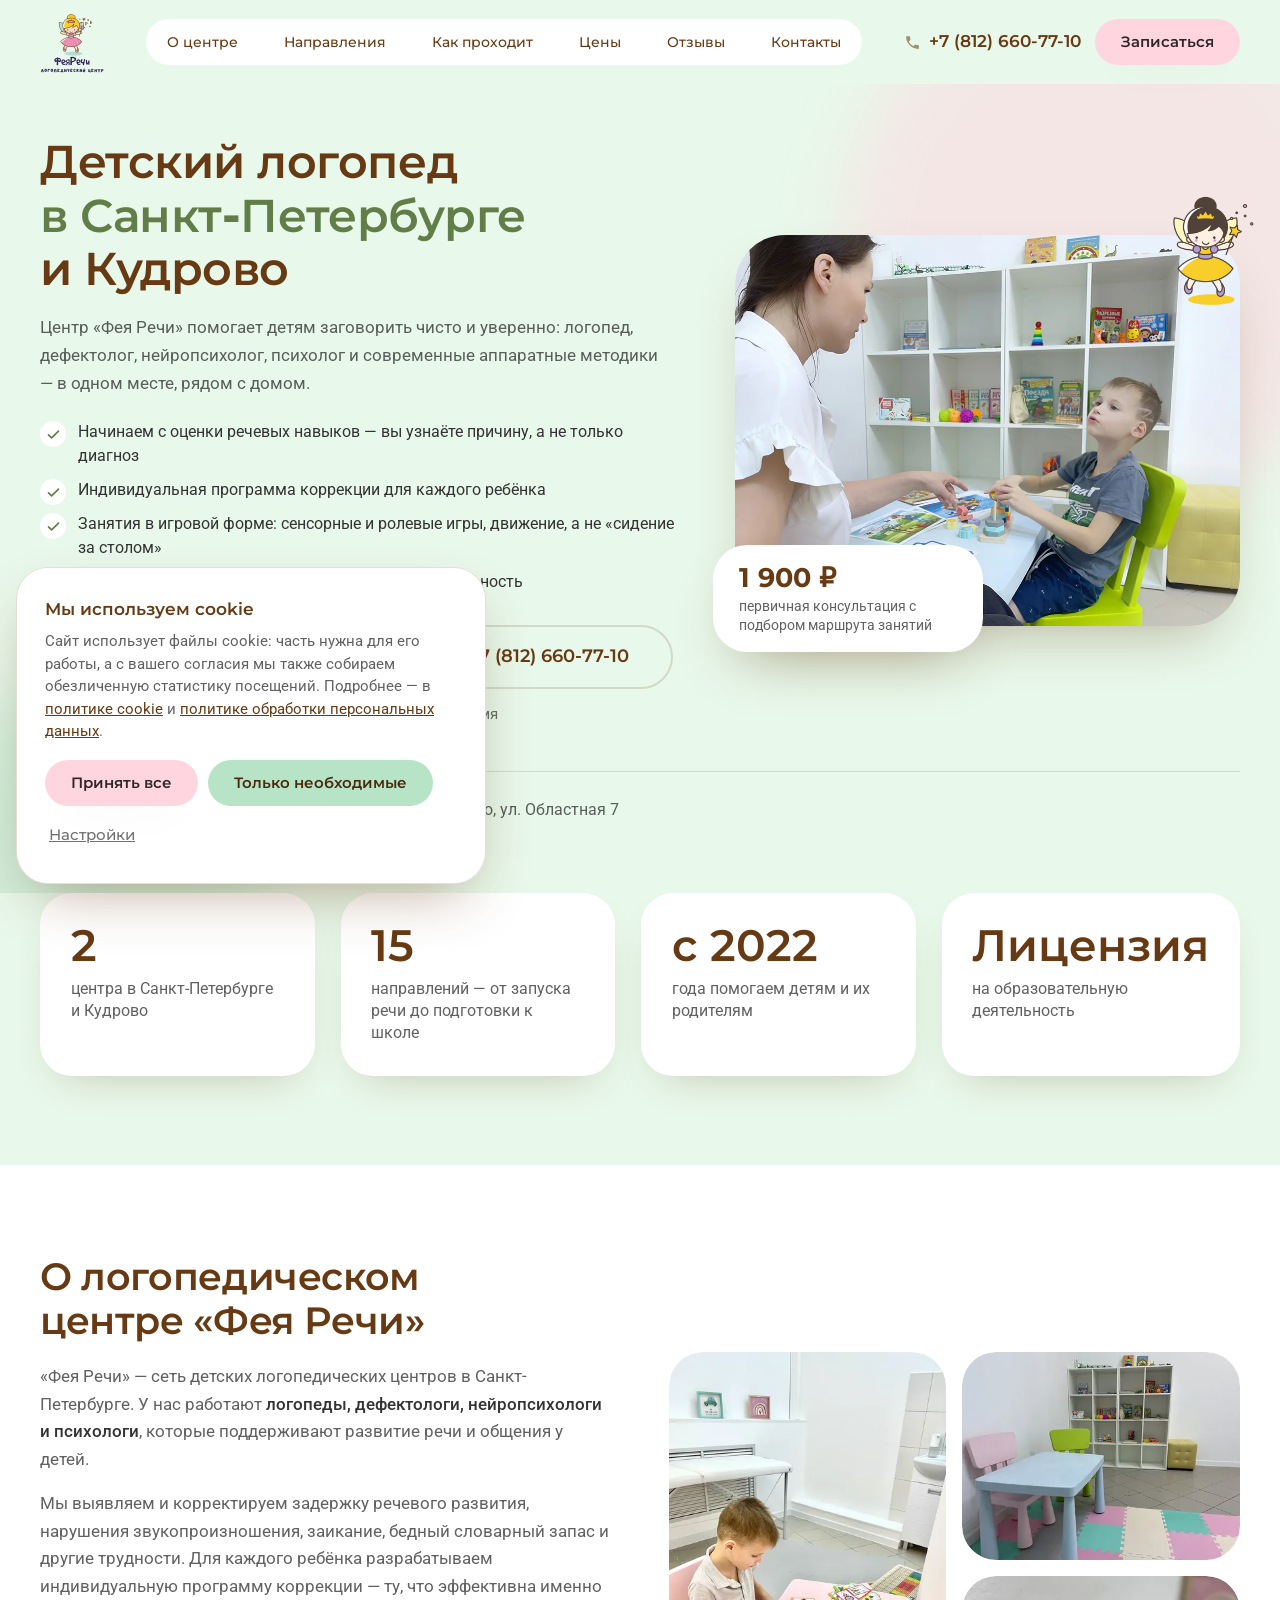
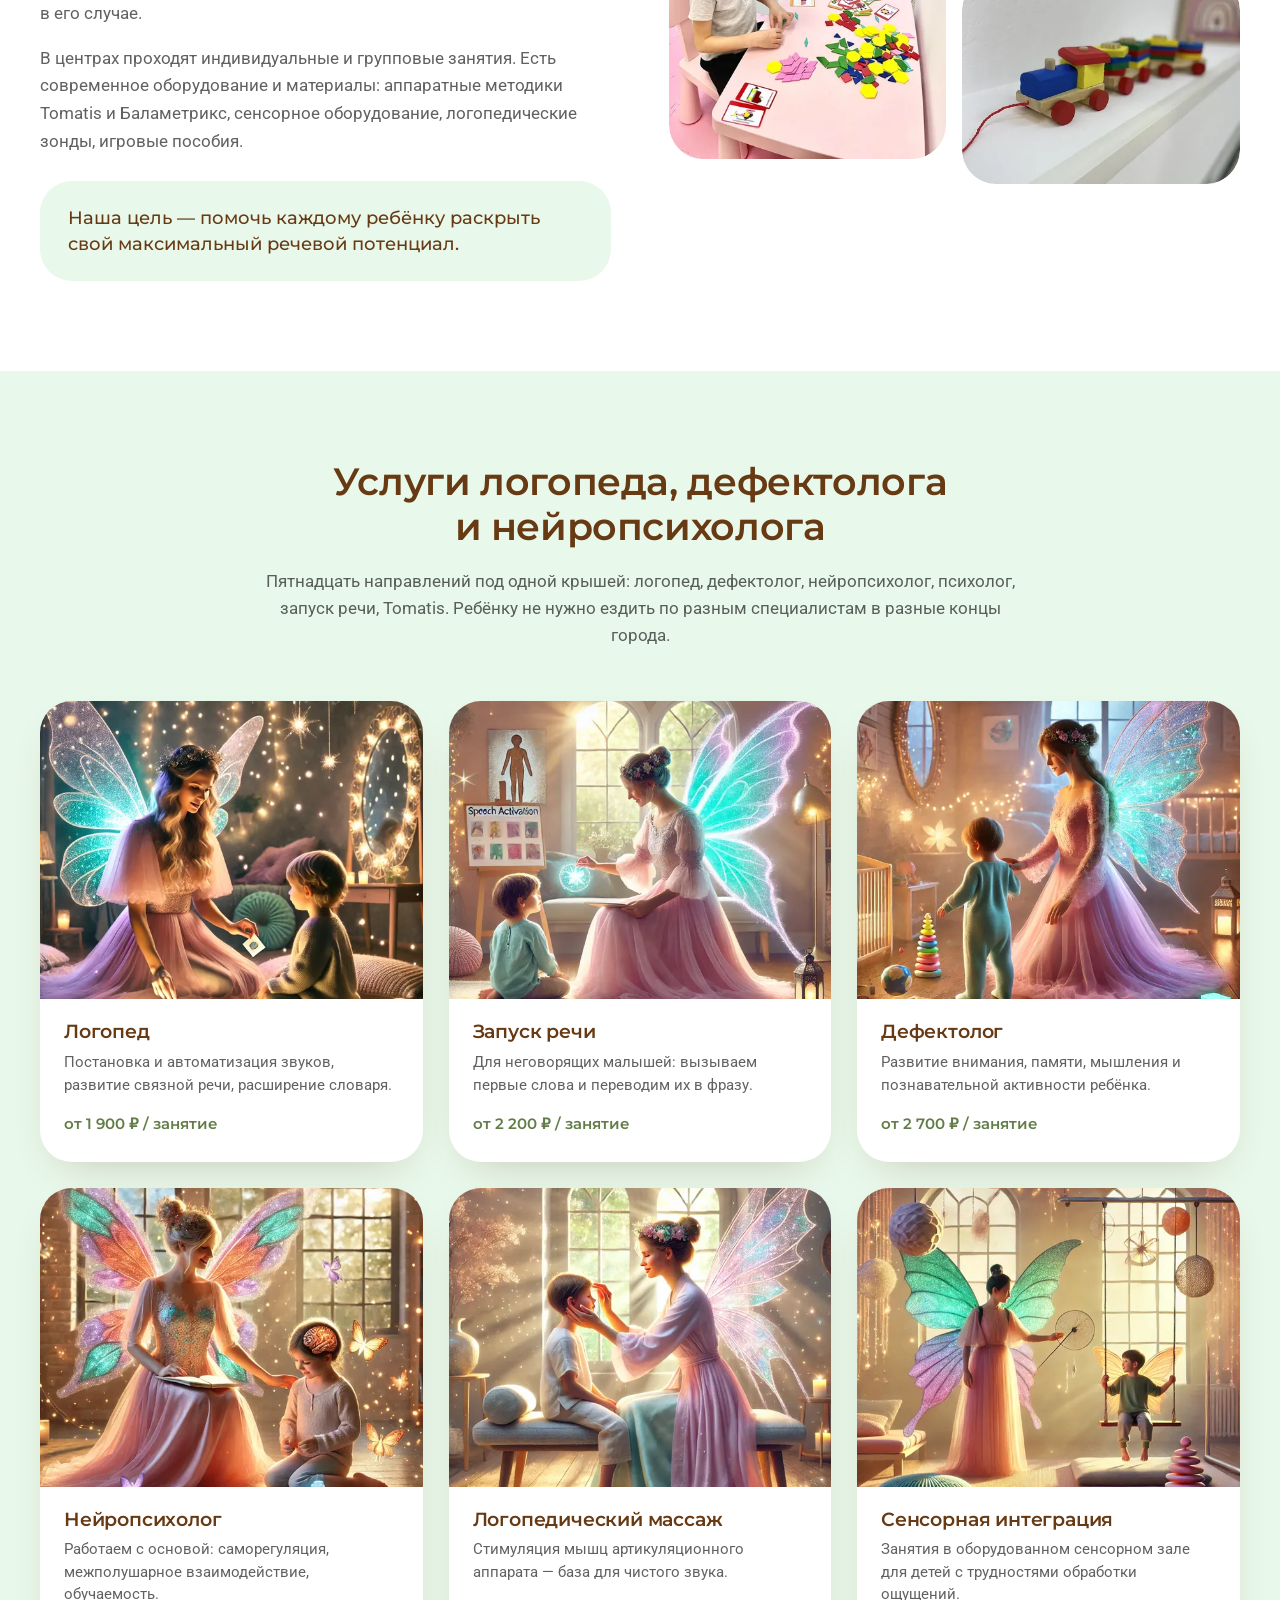
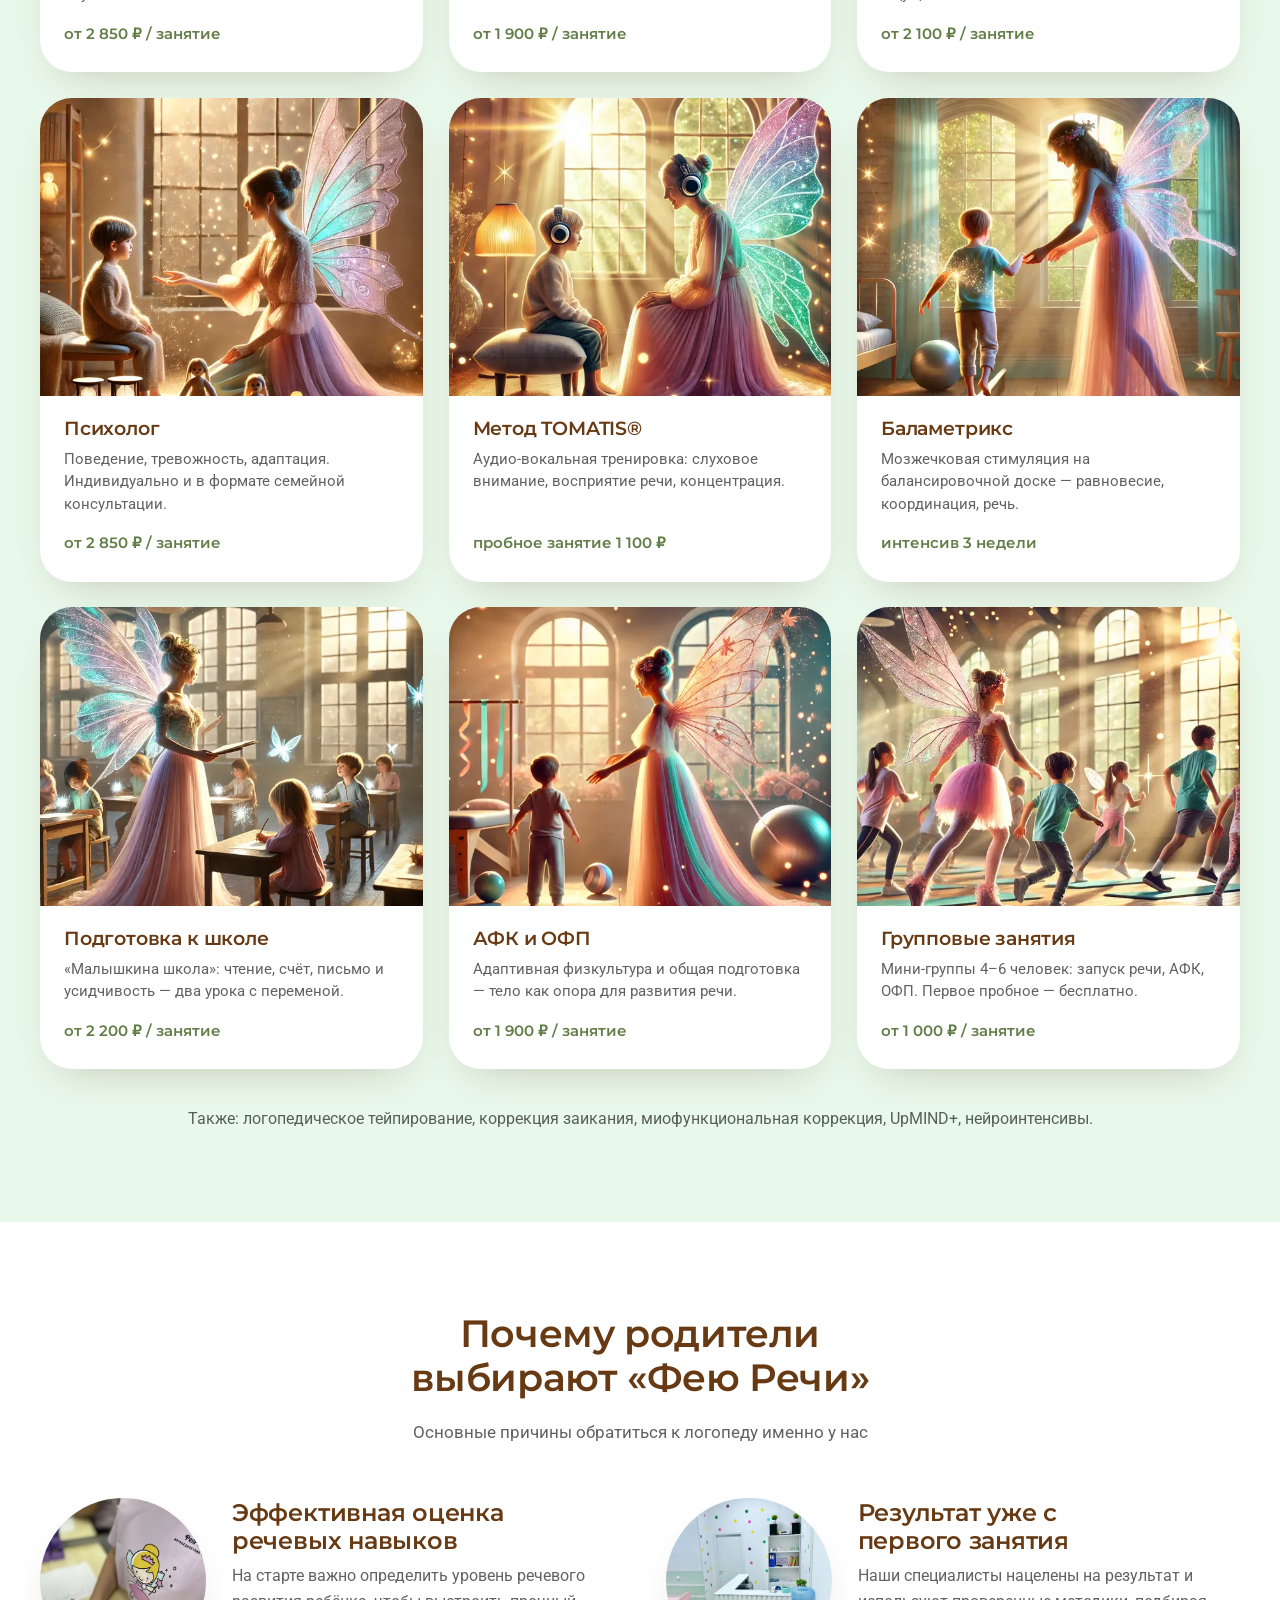
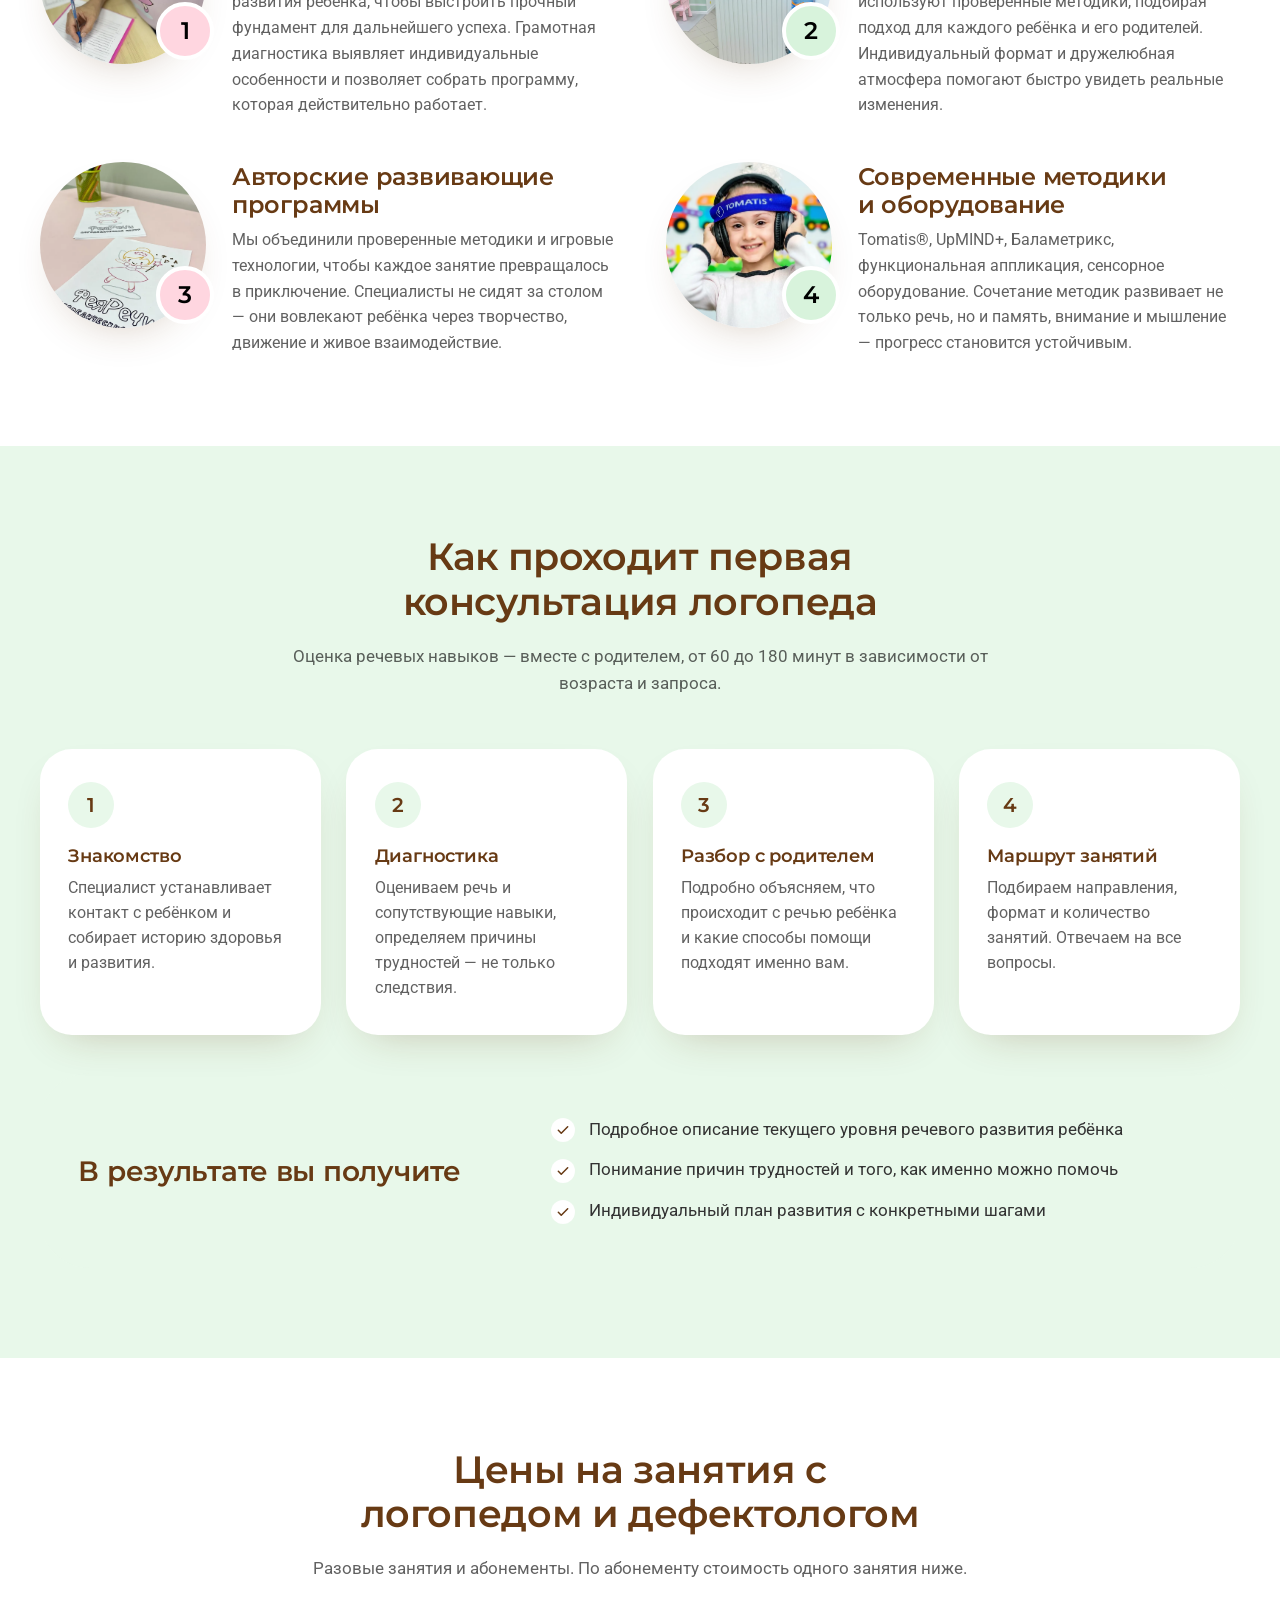
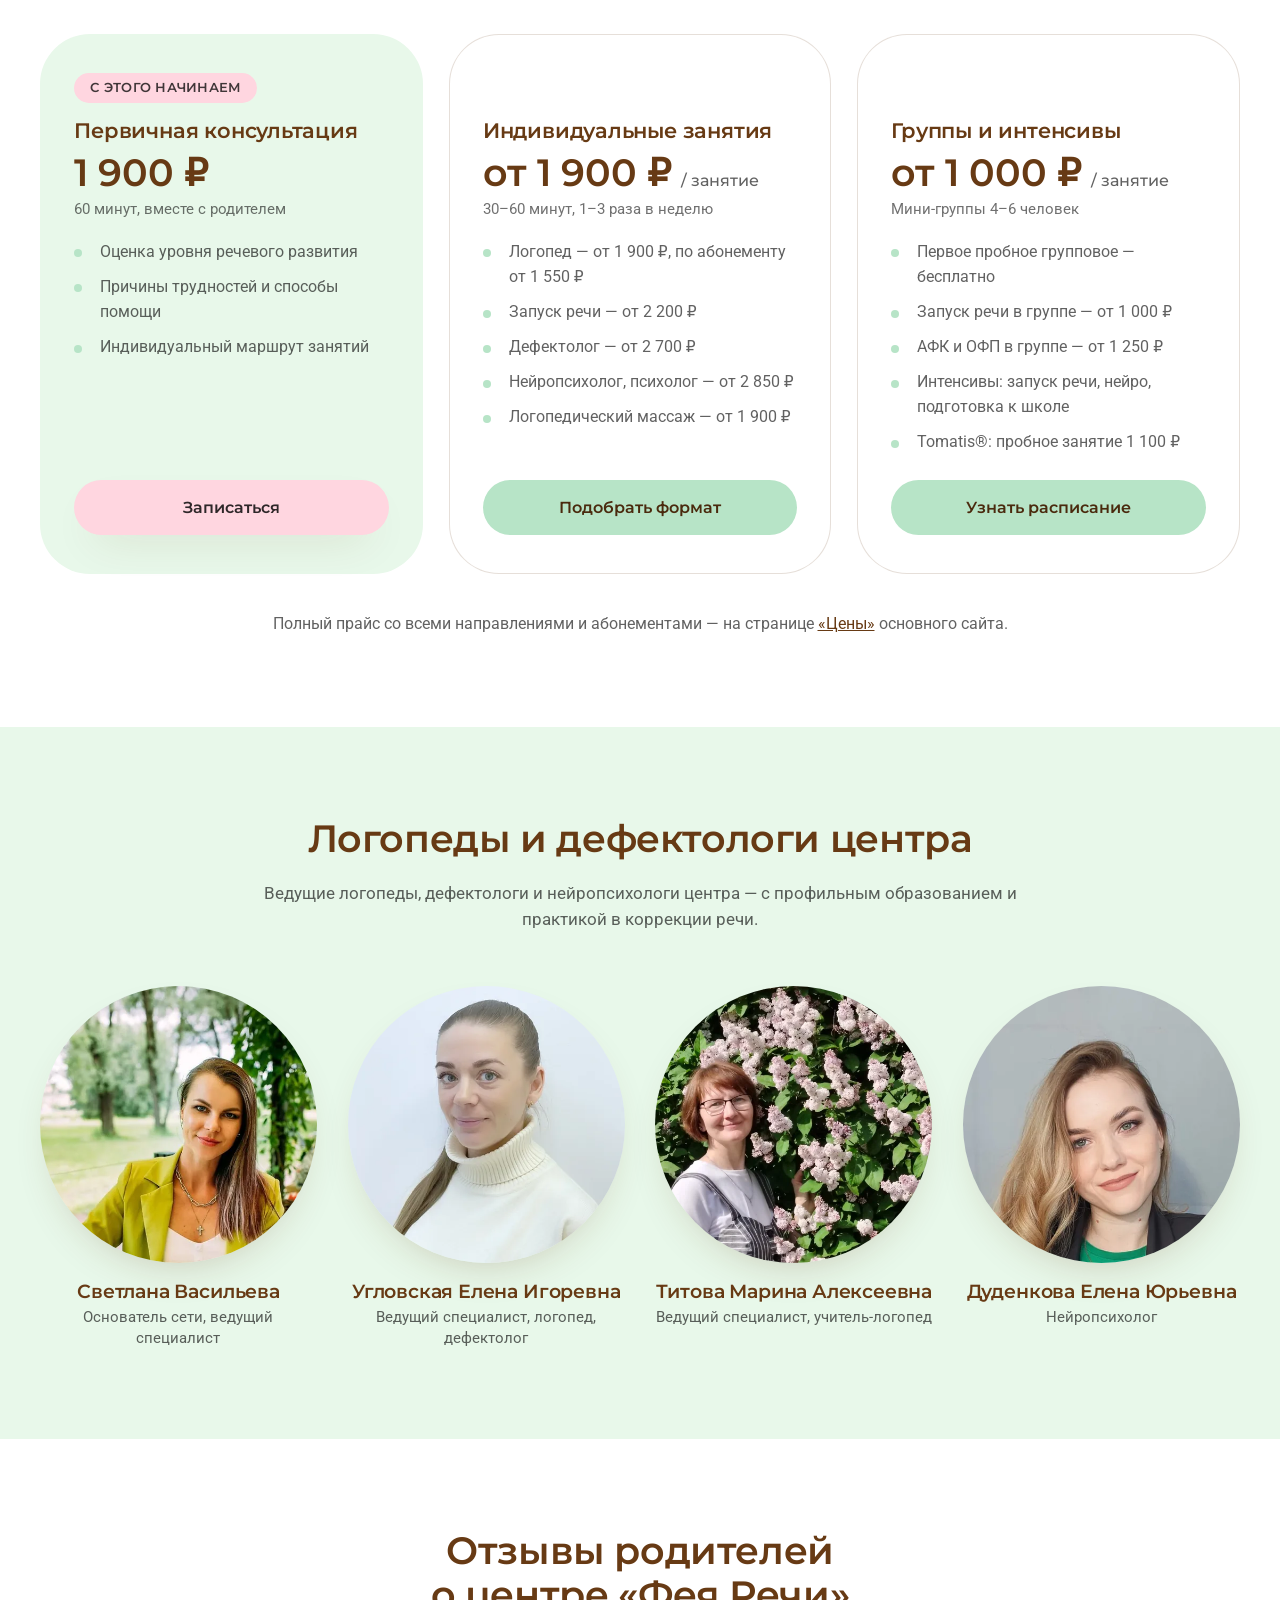
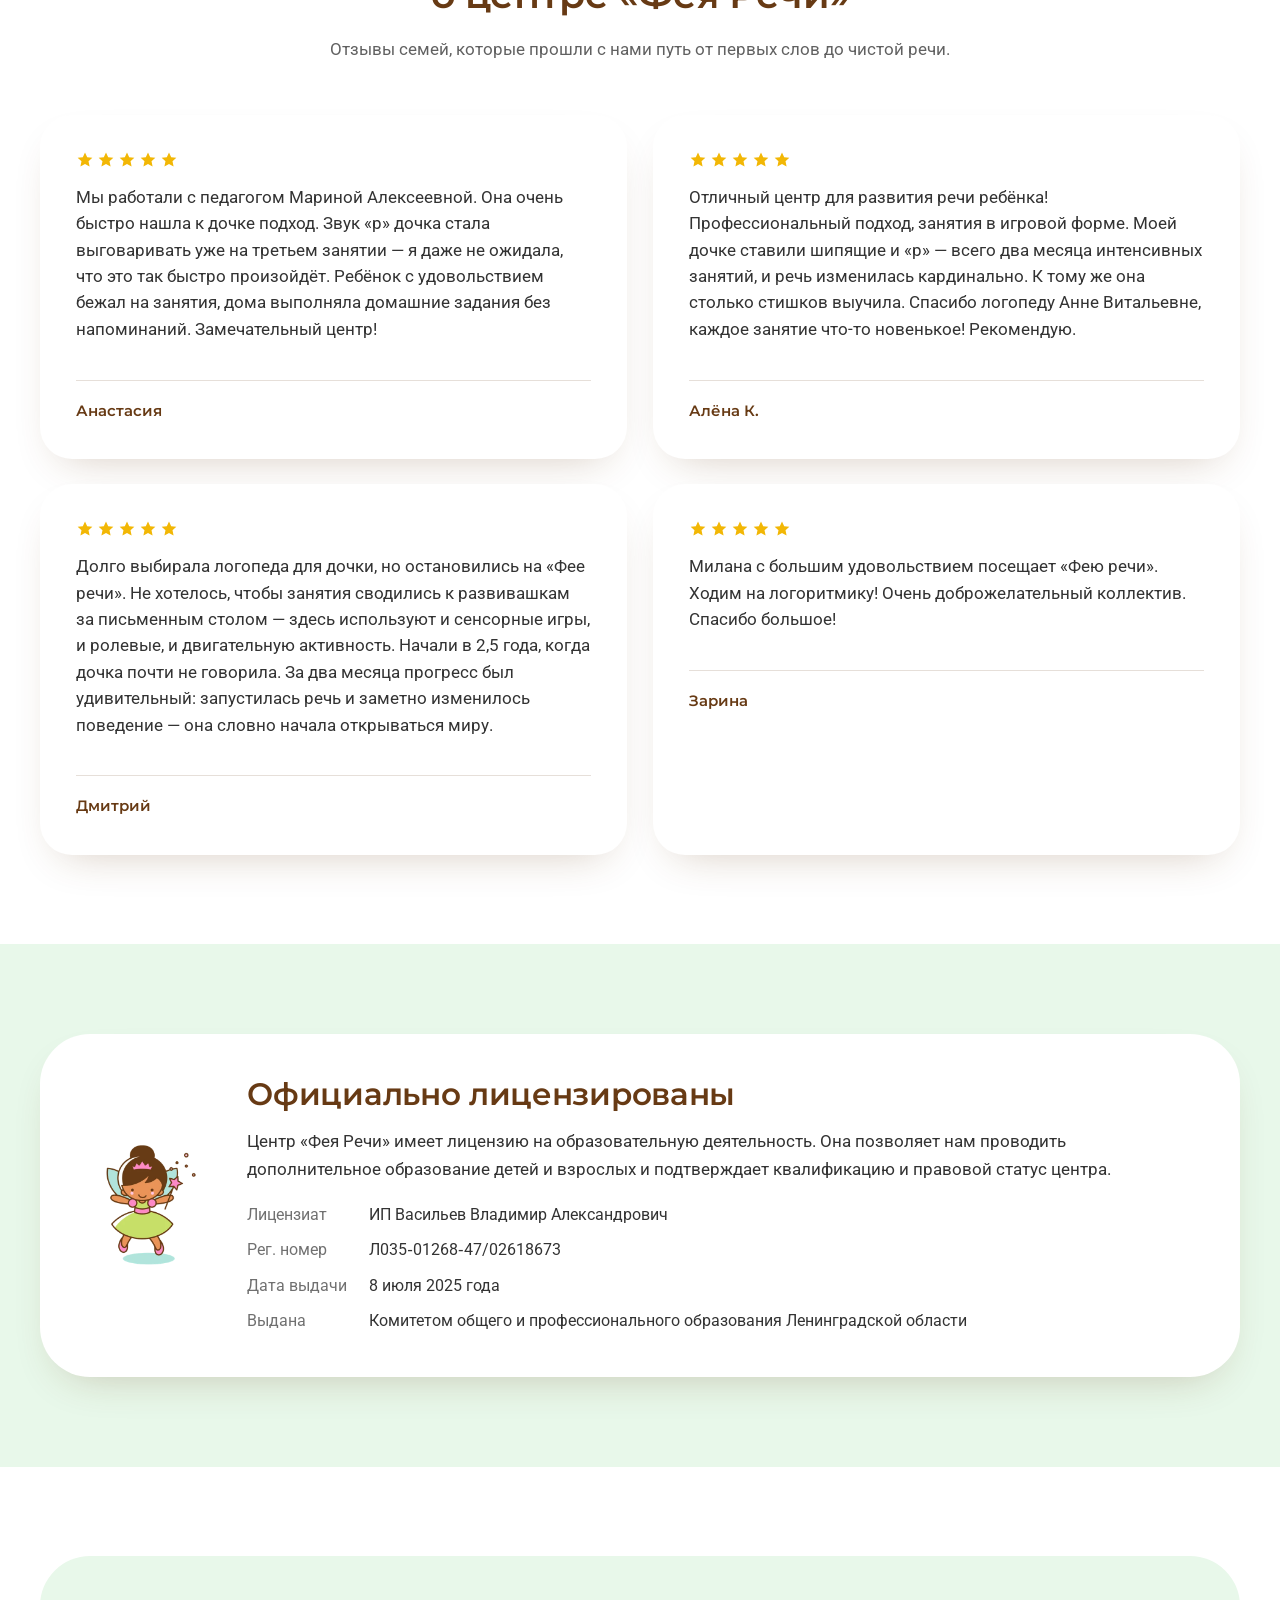
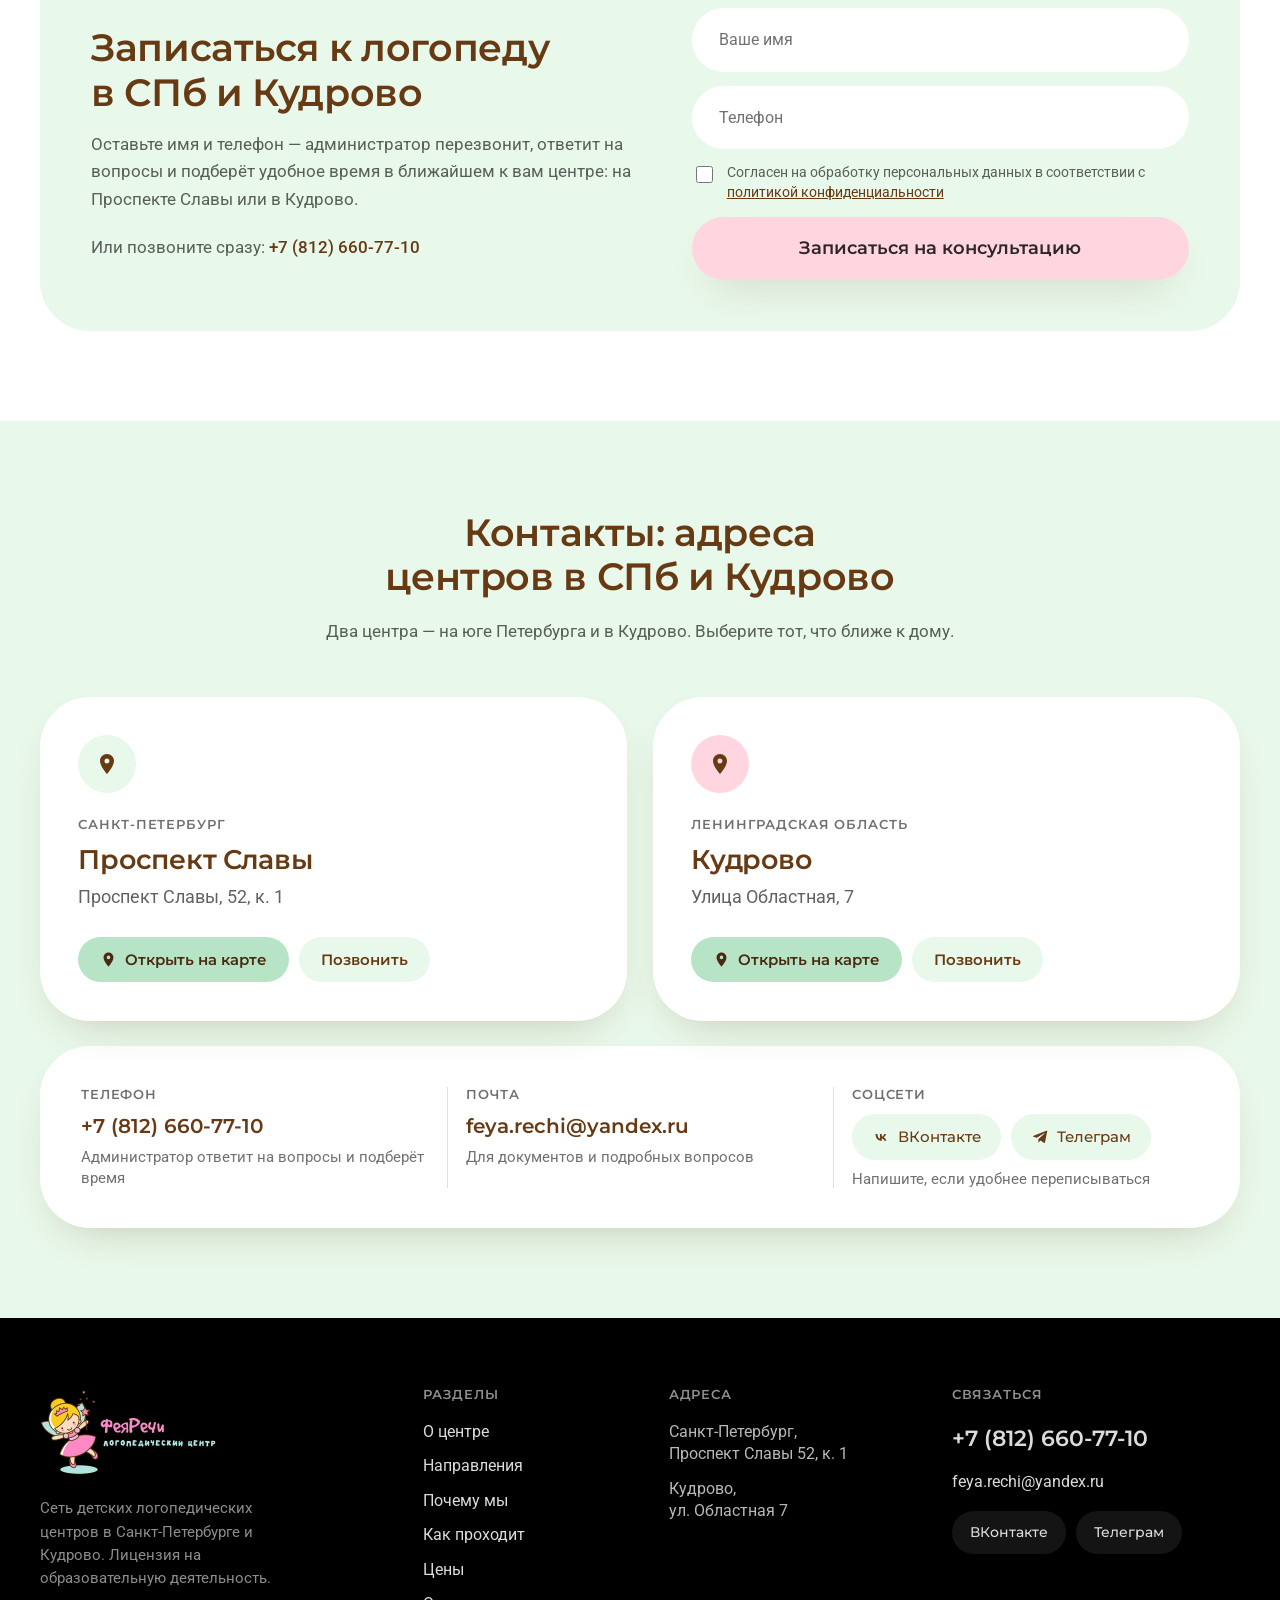
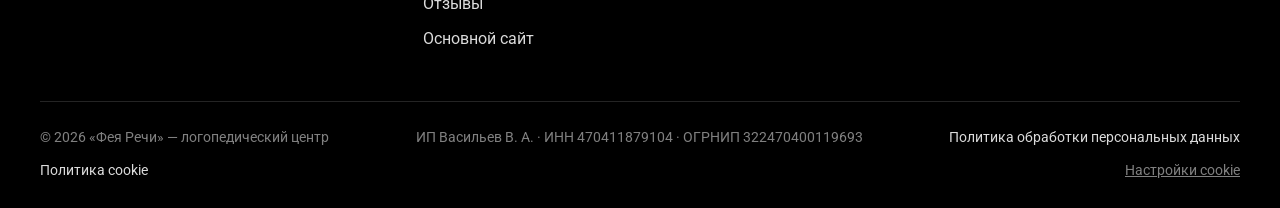
<file: index.html>
<!DOCTYPE html>
<html lang="ru">
<head>
<meta charset="utf-8">
<meta name="viewport" content="width=device-width, initial-scale=1">
<title>Детский логопед в СПб и Кудрово — консультация 1900 ₽ | «Фея Речи»</title>
<meta name="description" content="Поможем ребёнку заговорить чисто: логопед, дефектолог, нейропсихолог, запуск речи. Два центра — Проспект Славы и Кудрово. Консультация 1900 ₽, запись онлайн.">
<link rel="canonical" href="http://logoped-spb.ru/">
<meta name="robots" content="index, follow, max-image-preview:large, max-snippet:-1, max-video-preview:-1">
<meta name="theme-color" content="#E8F8EA">
<link rel="icon" href="assets/img/favicon.png" sizes="64x64">
<link rel="apple-touch-icon" href="assets/img/favicon.png">

<meta property="og:type" content="website">
<meta property="og:locale" content="ru_RU">
<meta property="og:site_name" content="«Фея Речи» — логопедический центр">
<meta property="og:url" content="http://logoped-spb.ru/">
<meta property="og:title" content="Детский логопед в СПб и Кудрово — консультация 1900 ₽ | «Фея Речи»">
<meta property="og:description" content="Поможем ребёнку заговорить чисто: логопед, дефектолог, нейропсихолог, запуск речи. Два центра — Проспект Славы и Кудрово. Консультация 1900 ₽, запись онлайн.">
<meta property="og:image" content="http://logoped-spb.ru/assets/img/og-image.jpg">
<meta property="og:image:type" content="image/jpeg">
<meta property="og:image:width" content="1200">
<meta property="og:image:height" content="630">
<meta property="og:image:alt" content="Логопед центра «Фея Речи» на занятии с ребёнком">

<meta name="twitter:card" content="summary_large_image">
<meta name="twitter:title" content="Детский логопед в СПб и Кудрово — консультация 1900 ₽ | «Фея Речи»">
<meta name="twitter:description" content="Поможем ребёнку заговорить чисто: логопед, дефектолог, нейропсихолог, запуск речи. Два центра — Проспект Славы и Кудрово. Консультация 1900 ₽, запись онлайн.">
<meta name="twitter:image" content="http://logoped-spb.ru/assets/img/og-image.jpg">

<link rel="preload" href="assets/fonts/montserrat-cyrillic.woff2" as="font" type="font/woff2" crossorigin>
<link rel="preload" href="assets/fonts/roboto-cyrillic.woff2" as="font" type="font/woff2" crossorigin>
<script>
/* Демо-копия на github.io закрыта от поисковиков, чтобы не соперничать
   с боевым доменом. На logoped-spb.ru этот код ничего не делает. */
if (location.hostname.indexOf('github.io') !== -1) {
  document.head.insertAdjacentHTML('beforeend',
    '<meta name="robots" content="noindex, nofollow">');
}
</script>
<link rel="stylesheet" href="assets/style.css?v=4">
<script src="assets/cookie.js?v=4" defer></script>

<script type="application/ld+json">
{
  "@context": "https://schema.org",
  "@graph": [
    {
      "@type": "WebSite",
      "@id": "http://logoped-spb.ru/#website",
      "url": "http://logoped-spb.ru/",
      "name": "«Фея Речи» — логопедический центр",
      "inLanguage": "ru-RU",
      "publisher": {
        "@id": "http://logoped-spb.ru/#org"
      }
    },
    {
      "@type": [
        "Organization",
        "EducationalOrganization"
      ],
      "@id": "http://logoped-spb.ru/#org",
      "name": "Логопедический центр «Фея Речи»",
      "alternateName": "Фея Речи",
      "description": "Сеть детских логопедических центров в Санкт-Петербурге и Кудрово. Логопеды, дефектологи, нейропсихологи и психологи: диагностика речи, запуск речи, коррекция звукопроизношения и заикания, аппаратные методики Tomatis и Баламетрикс, сенсорная интеграция, подготовка к школе.",
      "url": "http://logoped-spb.ru/",
      "logo": {
        "@type": "ImageObject",
        "url": "http://logoped-spb.ru/assets/img/logo.webp",
        "width": 256,
        "height": 248
      },
      "image": "http://logoped-spb.ru/assets/img/og-image.jpg",
      "telephone": "+7-812-660-77-10",
      "email": "feya.rechi@yandex.ru",
      "sameAs": [
        "https://fairy-speech.ru/",
        "https://vk.com/fairy.speech",
        "https://t.me/feyarechi"
      ],
      "founder": {
        "@type": "Person",
        "name": "Светлана Васильева"
      },
      "location": [
        {
          "@id": "http://logoped-spb.ru/#branch-slavy"
        },
        {
          "@id": "http://logoped-spb.ru/#branch-kudrovo"
        }
      ],
      "areaServed": [
        {
          "@type": "City",
          "name": "Санкт-Петербург"
        },
        {
          "@type": "City",
          "name": "Кудрово"
        }
      ],
      "knowsLanguage": "ru",
      "hasCredential": {
        "@type": "EducationalOccupationalCredential",
        "credentialCategory": "Лицензия на образовательную деятельность",
        "identifier": "Л035-01268-47/02618673",
        "dateCreated": "2025-07-08",
        "recognizedBy": {
          "@type": "GovernmentOrganization",
          "name": "Комитет общего и профессионального образования Ленинградской области"
        }
      },
      "contactPoint": {
        "@type": "ContactPoint",
        "telephone": "+7-812-660-77-10",
        "contactType": "reservations",
        "areaServed": "RU",
        "availableLanguage": "Russian"
      }
    },
    {
      "@type": [
        "LocalBusiness",
        "EducationalOrganization"
      ],
      "@id": "http://logoped-spb.ru/#branch-slavy",
      "name": "«Фея Речи» — Проспект Славы",
      "branchOf": {
        "@id": "http://logoped-spb.ru/#org"
      },
      "parentOrganization": {
        "@id": "http://logoped-spb.ru/#org"
      },
      "url": "http://logoped-spb.ru/#kontakty",
      "telephone": "+7-812-660-77-10",
      "email": "feya.rechi@yandex.ru",
      "image": "http://logoped-spb.ru/assets/img/og-image.jpg",
      "address": {
        "@type": "PostalAddress",
        "streetAddress": "Проспект Славы, 52, к. 1",
        "addressLocality": "Санкт-Петербург",
        "addressCountry": "RU"
      },
      "priceRange": "1000–4600 ₽",
      "currenciesAccepted": "RUB"
    },
    {
      "@type": [
        "LocalBusiness",
        "EducationalOrganization"
      ],
      "@id": "http://logoped-spb.ru/#branch-kudrovo",
      "name": "«Фея Речи» — Кудрово",
      "branchOf": {
        "@id": "http://logoped-spb.ru/#org"
      },
      "parentOrganization": {
        "@id": "http://logoped-spb.ru/#org"
      },
      "url": "http://logoped-spb.ru/#kontakty",
      "telephone": "+7-812-660-77-10",
      "email": "feya.rechi@yandex.ru",
      "image": "http://logoped-spb.ru/assets/img/og-image.jpg",
      "address": {
        "@type": "PostalAddress",
        "streetAddress": "Улица Областная, 7",
        "addressLocality": "Кудрово",
        "addressCountry": "RU",
        "addressRegion": "Ленинградская область"
      },
      "priceRange": "1000–4600 ₽",
      "currenciesAccepted": "RUB"
    },
    {
      "@type": "WebPage",
      "@id": "http://logoped-spb.ru/#webpage",
      "url": "http://logoped-spb.ru/",
      "name": "Детский логопед в СПб и Кудрово — консультация 1900 ₽ | «Фея Речи»",
      "description": "Поможем ребёнку заговорить чисто: логопед, дефектолог, нейропсихолог, запуск речи. Два центра — Проспект Славы и Кудрово. Консультация 1900 ₽, запись онлайн.",
      "inLanguage": "ru-RU",
      "isPartOf": {
        "@id": "http://logoped-spb.ru/#website"
      },
      "about": {
        "@id": "http://logoped-spb.ru/#org"
      },
      "primaryImageOfPage": {
        "@type": "ImageObject",
        "url": "http://logoped-spb.ru/assets/img/og-image.jpg"
      }
    },
    {
      "@type": "Service",
      "name": "Логопед",
      "description": "Постановка и автоматизация звуков, развитие связной речи, расширение словаря.",
      "serviceType": "Логопед",
      "provider": {
        "@id": "http://logoped-spb.ru/#org"
      },
      "areaServed": [
        {
          "@type": "City",
          "name": "Санкт-Петербург"
        },
        {
          "@type": "City",
          "name": "Кудрово"
        }
      ],
      "offers": {
        "@type": "Offer",
        "price": "1900",
        "priceCurrency": "RUB",
        "availability": "https://schema.org/InStock",
        "url": "http://logoped-spb.ru/#ceny",
        "priceSpecification": {
          "@type": "UnitPriceSpecification",
          "price": "1900",
          "priceCurrency": "RUB",
          "unitText": "занятие"
        }
      }
    },
    {
      "@type": "Service",
      "name": "Запуск речи",
      "description": "Для неговорящих малышей: вызываем первые слова и переводим их в фразу.",
      "serviceType": "Запуск речи",
      "provider": {
        "@id": "http://logoped-spb.ru/#org"
      },
      "areaServed": [
        {
          "@type": "City",
          "name": "Санкт-Петербург"
        },
        {
          "@type": "City",
          "name": "Кудрово"
        }
      ],
      "offers": {
        "@type": "Offer",
        "price": "2200",
        "priceCurrency": "RUB",
        "availability": "https://schema.org/InStock",
        "url": "http://logoped-spb.ru/#ceny",
        "priceSpecification": {
          "@type": "UnitPriceSpecification",
          "price": "2200",
          "priceCurrency": "RUB",
          "unitText": "занятие"
        }
      }
    },
    {
      "@type": "Service",
      "name": "Дефектолог",
      "description": "Развитие внимания, памяти, мышления и познавательной активности ребёнка.",
      "serviceType": "Дефектолог",
      "provider": {
        "@id": "http://logoped-spb.ru/#org"
      },
      "areaServed": [
        {
          "@type": "City",
          "name": "Санкт-Петербург"
        },
        {
          "@type": "City",
          "name": "Кудрово"
        }
      ],
      "offers": {
        "@type": "Offer",
        "price": "2700",
        "priceCurrency": "RUB",
        "availability": "https://schema.org/InStock",
        "url": "http://logoped-spb.ru/#ceny",
        "priceSpecification": {
          "@type": "UnitPriceSpecification",
          "price": "2700",
          "priceCurrency": "RUB",
          "unitText": "занятие"
        }
      }
    },
    {
      "@type": "Service",
      "name": "Нейропсихолог",
      "description": "Саморегуляция, межполушарное взаимодействие, обучаемость.",
      "serviceType": "Нейропсихолог",
      "provider": {
        "@id": "http://logoped-spb.ru/#org"
      },
      "areaServed": [
        {
          "@type": "City",
          "name": "Санкт-Петербург"
        },
        {
          "@type": "City",
          "name": "Кудрово"
        }
      ],
      "offers": {
        "@type": "Offer",
        "price": "2850",
        "priceCurrency": "RUB",
        "availability": "https://schema.org/InStock",
        "url": "http://logoped-spb.ru/#ceny",
        "priceSpecification": {
          "@type": "UnitPriceSpecification",
          "price": "2850",
          "priceCurrency": "RUB",
          "unitText": "занятие"
        }
      }
    },
    {
      "@type": "Service",
      "name": "Логопедический массаж",
      "description": "Стимуляция мышц артикуляционного аппарата.",
      "serviceType": "Логопедический массаж",
      "provider": {
        "@id": "http://logoped-spb.ru/#org"
      },
      "areaServed": [
        {
          "@type": "City",
          "name": "Санкт-Петербург"
        },
        {
          "@type": "City",
          "name": "Кудрово"
        }
      ],
      "offers": {
        "@type": "Offer",
        "price": "1900",
        "priceCurrency": "RUB",
        "availability": "https://schema.org/InStock",
        "url": "http://logoped-spb.ru/#ceny",
        "priceSpecification": {
          "@type": "UnitPriceSpecification",
          "price": "1900",
          "priceCurrency": "RUB",
          "unitText": "занятие"
        }
      }
    },
    {
      "@type": "Service",
      "name": "Сенсорная интеграция",
      "description": "Занятия в оборудованном сенсорном зале.",
      "serviceType": "Сенсорная интеграция",
      "provider": {
        "@id": "http://logoped-spb.ru/#org"
      },
      "areaServed": [
        {
          "@type": "City",
          "name": "Санкт-Петербург"
        },
        {
          "@type": "City",
          "name": "Кудрово"
        }
      ],
      "offers": {
        "@type": "Offer",
        "price": "2100",
        "priceCurrency": "RUB",
        "availability": "https://schema.org/InStock",
        "url": "http://logoped-spb.ru/#ceny",
        "priceSpecification": {
          "@type": "UnitPriceSpecification",
          "price": "2100",
          "priceCurrency": "RUB",
          "unitText": "занятие"
        }
      }
    },
    {
      "@type": "Service",
      "name": "Психолог",
      "description": "Поведение, тревожность, адаптация — индивидуально и с семьёй.",
      "serviceType": "Психолог",
      "provider": {
        "@id": "http://logoped-spb.ru/#org"
      },
      "areaServed": [
        {
          "@type": "City",
          "name": "Санкт-Петербург"
        },
        {
          "@type": "City",
          "name": "Кудрово"
        }
      ],
      "offers": {
        "@type": "Offer",
        "price": "2850",
        "priceCurrency": "RUB",
        "availability": "https://schema.org/InStock",
        "url": "http://logoped-spb.ru/#ceny",
        "priceSpecification": {
          "@type": "UnitPriceSpecification",
          "price": "2850",
          "priceCurrency": "RUB",
          "unitText": "занятие"
        }
      }
    },
    {
      "@type": "Service",
      "name": "Подготовка к школе",
      "description": "Чтение, счёт, письмо и усидчивость: два урока с переменой.",
      "serviceType": "Подготовка к школе",
      "provider": {
        "@id": "http://logoped-spb.ru/#org"
      },
      "areaServed": [
        {
          "@type": "City",
          "name": "Санкт-Петербург"
        },
        {
          "@type": "City",
          "name": "Кудрово"
        }
      ],
      "offers": {
        "@type": "Offer",
        "price": "2200",
        "priceCurrency": "RUB",
        "availability": "https://schema.org/InStock",
        "url": "http://logoped-spb.ru/#ceny",
        "priceSpecification": {
          "@type": "UnitPriceSpecification",
          "price": "2200",
          "priceCurrency": "RUB",
          "unitText": "занятие"
        }
      }
    },
    {
      "@type": "Service",
      "name": "Первичная консультация",
      "description": "Оценка речевых навыков вместе с родителем, 60 минут, с подбором маршрута занятий.",
      "serviceType": "Первичная консультация",
      "provider": {
        "@id": "http://logoped-spb.ru/#org"
      },
      "areaServed": [
        {
          "@type": "City",
          "name": "Санкт-Петербург"
        },
        {
          "@type": "City",
          "name": "Кудрово"
        }
      ],
      "offers": {
        "@type": "Offer",
        "price": "1900",
        "priceCurrency": "RUB",
        "availability": "https://schema.org/InStock",
        "url": "http://logoped-spb.ru/#ceny",
        "priceSpecification": {
          "@type": "UnitPriceSpecification",
          "price": "1900",
          "priceCurrency": "RUB",
          "unitText": "консультация"
        }
      }
    }
  ]
}
</script>
</head>
<body>

<!-- ==================== ШАПКА ==================== -->
<header class="header" id="header">
  <div class="wrap header__bar">
    <a class="header__logo" href="#top" aria-label="Фея Речи — логопедический центр">
      <img src="assets/img/logo.webp" width="256" height="248" alt="Фея Речи — логопедический центр">
    </a>

    <nav class="nav" id="nav" aria-label="Основная навигация">
      <a href="#o-centre">О центре</a>
      <a href="#napravleniya">Направления</a>
      <a href="#konsultaciya">Как проходит</a>
      <a href="#ceny">Цены</a>
      <a href="#otzyvy">Отзывы</a>
      <a href="#kontakty">Контакты</a>
    </nav>

    <div class="header__contact">
      <a class="header__phone" href="tel:+78126607710"><svg width="17" height="17" viewBox="0 0 24 24" fill="currentColor" aria-hidden="true"><path d="M6.6 10.8a15.1 15.1 0 006.6 6.6l2.2-2.2c.3-.3.7-.4 1-.2 1.2.4 2.4.6 3.6.6.6 0 1 .4 1 1V20c0 .6-.4 1-1 1A17 17 0 013 4c0-.6.4-1 1-1h3.5c.6 0 1 .4 1 1 0 1.3.2 2.5.6 3.6.1.4 0 .8-.2 1l-2.3 2.2z"/></svg> +7 (812) 660-77-10</a>
      <a class="btn btn--primary btn--sm" href="#zapis">Записаться</a>
    </div>

    <button class="burger" id="burger" type="button" aria-expanded="false" aria-controls="nav" aria-label="Меню">
      <span></span>
    </button>
  </div>
</header>

<main id="top">

<!-- ==================== ПЕРВЫЙ ЭКРАН ==================== -->
<section class="hero">
  <span class="hero__blob hero__blob--a" aria-hidden="true"></span>
  <span class="hero__blob hero__blob--b" aria-hidden="true"></span>

  <div class="wrap">
    <div class="hero__grid">
      <div class="hero__text">
        <h1>Детский логопед <em>в&nbsp;Санкт‑Петербурге</em> и&nbsp;Кудрово</h1>
        <p class="hero__lead">
          Центр «Фея Речи» помогает детям заговорить чисто и уверенно: логопед, дефектолог,
          нейропсихолог, психолог и современные аппаратные методики — в одном месте, рядом с домом.
        </p>

        <ul class="hero__list">
          <li>Начинаем с оценки речевых навыков — вы узнаёте причину, а не только диагноз</li>
          <li>Индивидуальная программа коррекции для каждого ребёнка</li>
          <li>Занятия в игровой форме: сенсорные и ролевые игры, движение, а не «сидение за столом»</li>
          <li>Официальная лицензия на образовательную деятельность</li>
        </ul>

        <div class="hero__cta">
          <a class="btn btn--primary btn--lg" href="#zapis">Записаться на консультацию</a>
          <a class="btn btn--ghost btn--lg" href="tel:+78126607710">+7 (812) 660-77-10</a>
        </div>
        <p class="hero__note">Перезвоним в течение рабочего дня и подберём удобное время</p>
      </div>

      <div class="hero__media">
        <span class="hero__fairy" aria-hidden="true"></span>
        <div class="hero__photo">
          <img src="assets/img/hero.webp" width="1000" height="768"
               alt="Логопед центра «Фея Речи» занимается с ребёнком за столом с развивающими карточками" fetchpriority="high">
        </div>
        <div class="hero__badge">
          <b>1 900 ₽</b>
          <span>первичная консультация с подбором маршрута занятий</span>
        </div>
      </div>
    </div>

    <div class="hero__places">
      <span class="place">
        <svg width="19" height="19" viewBox="0 0 24 24" fill="currentColor" aria-hidden="true"><path d="M12 2C8.13 2 5 5.13 5 9c0 5.25 7 13 7 13s7-7.75 7-13c0-3.87-3.13-7-7-7zm0 9.5a2.5 2.5 0 110-5 2.5 2.5 0 010 5z"/></svg>
        Санкт-Петербург, Проспект Славы 52, к.1
      </span>
      <span class="place">
        <svg width="19" height="19" viewBox="0 0 24 24" fill="currentColor" aria-hidden="true"><path d="M12 2C8.13 2 5 5.13 5 9c0 5.25 7 13 7 13s7-7.75 7-13c0-3.87-3.13-7-7-7zm0 9.5a2.5 2.5 0 110-5 2.5 2.5 0 010 5z"/></svg>
        Кудрово, ул. Областная 7
      </span>
    </div>
  </div>
</section>

<!-- ==================== ФАКТЫ ==================== -->
<section class="section section--mint">
  <div class="wrap">
    <div class="facts reveal">
      <div class="fact"><b>2</b><span>центра в Санкт-Петербурге и Кудрово</span></div>
      <div class="fact"><b>15</b><span>направлений — от запуска речи до подготовки к школе</span></div>
      <div class="fact"><b>с 2022</b><span>года помогаем детям и их родителям</span></div>
      <div class="fact"><b>Лицензия</b><span>на образовательную деятельность</span></div>
    </div>
  </div>
</section>

<!-- ==================== КТО МЫ ==================== -->
<section class="section" id="o-centre">
  <div class="wrap">
    <div class="about">
      <div class="about__text reveal">
        <h2>О логопедическом центре «Фея Речи»</h2>
        <p>
          «Фея Речи» — сеть детских логопедических центров в Санкт-Петербурге.
          У нас работают <strong>логопеды, дефектологи, нейропсихологи и психологи</strong>,
          которые поддерживают развитие речи и общения у детей.
        </p>
        <p>
          Мы выявляем и корректируем задержку речевого развития, нарушения звукопроизношения,
          заикание, бедный словарный запас и другие трудности. Для каждого ребёнка
          разрабатываем индивидуальную программу коррекции — ту, что эффективна именно
          в его случае.
        </p>
        <p>
          В центрах проходят индивидуальные и групповые занятия. Есть современное оборудование
          и материалы: аппаратные методики Tomatis и Баламетрикс, сенсорное оборудование,
          логопедические зонды, игровые пособия.
        </p>
        <div class="about__quote">
          Наша цель — помочь каждому ребёнку раскрыть свой максимальный речевой потенциал.
        </div>
      </div>

      <div class="collage reveal">
        <figure><img srcset="assets/img/room-play-450.webp 450w, assets/img/room-play.webp 900w" sizes="(max-width: 760px) 45vw, 22vw" src="assets/img/room-play.webp" width="900" height="1200" alt="Ребёнок собирает геометрическую мозаику в кабинете центра" loading="lazy"></figure>
        <figure><img srcset="assets/img/room-group-450.webp 450w, assets/img/room-group.webp 900w" sizes="(max-width: 760px) 45vw, 22vw" src="assets/img/room-group.webp" width="900" height="675" alt="Игровая зона центра с детскими столами и стеллажами с пособиями" loading="lazy"></figure>
        <figure><img srcset="assets/img/detail-toy-450.webp 450w, assets/img/detail-toy.webp 900w" sizes="(max-width: 760px) 45vw, 22vw" src="assets/img/detail-toy.webp" width="900" height="1200" alt="Деревянные развивающие игрушки на полке в кабинете" loading="lazy"></figure>
      </div>
    </div>
  </div>
</section>

<!-- ==================== НАПРАВЛЕНИЯ ==================== -->
<section class="section section--mint" id="napravleniya">
  <div class="wrap">
    <div class="sec-head reveal">
      <h2>Услуги логопеда, дефектолога и нейропсихолога</h2>
      <p>Пятнадцать направлений под одной крышей: логопед, дефектолог, нейропсихолог, психолог, запуск речи, Tomatis. Ребёнку не нужно ездить по разным специалистам в разные концы города.</p>
    </div>

    <div class="services reveal">

      <article class="svc">
        <div class="svc__img"><img srcset="assets/img/svc-logoped1-360.webp 360w, assets/img/svc-logoped1.webp 600w" sizes="(max-width: 520px) 88px, (max-width: 1280px) 33vw, 25vw" src="assets/img/svc-logoped1.webp" width="600" height="600" alt="Логопед" loading="lazy"></div>
        <div class="svc__body">
          <h3>Логопед</h3>
          <p>Постановка и автоматизация звуков, развитие связной речи, расширение словаря.</p>
          <span class="svc__price">от 1 900 ₽ / занятие</span>
        </div>
      </article>

      <article class="svc">
        <div class="svc__img"><img srcset="assets/img/svc-zapusk-rechi1-360.webp 360w, assets/img/svc-zapusk-rechi1.webp 600w" sizes="(max-width: 520px) 88px, (max-width: 1280px) 33vw, 25vw" src="assets/img/svc-zapusk-rechi1.webp" width="600" height="600" alt="Запуск речи" loading="lazy"></div>
        <div class="svc__body">
          <h3>Запуск речи</h3>
          <p>Для неговорящих малышей: вызываем первые слова и переводим их в фразу.</p>
          <span class="svc__price">от 2 200 ₽ / занятие</span>
        </div>
      </article>

      <article class="svc">
        <div class="svc__img"><img srcset="assets/img/svc-defektolog2-360.webp 360w, assets/img/svc-defektolog2.webp 600w" sizes="(max-width: 520px) 88px, (max-width: 1280px) 33vw, 25vw" src="assets/img/svc-defektolog2.webp" width="600" height="600" alt="Дефектолог" loading="lazy"></div>
        <div class="svc__body">
          <h3>Дефектолог</h3>
          <p>Развитие внимания, памяти, мышления и познавательной активности ребёнка.</p>
          <span class="svc__price">от 2 700 ₽ / занятие</span>
        </div>
      </article>

      <article class="svc">
        <div class="svc__img"><img srcset="assets/img/svc-nejropsiholog1-360.webp 360w, assets/img/svc-nejropsiholog1.webp 600w" sizes="(max-width: 520px) 88px, (max-width: 1280px) 33vw, 25vw" src="assets/img/svc-nejropsiholog1.webp" width="600" height="600" alt="Нейропсихолог" loading="lazy"></div>
        <div class="svc__body">
          <h3>Нейропсихолог</h3>
          <p>Работаем с основой: саморегуляция, межполушарное взаимодействие, обучаемость.</p>
          <span class="svc__price">от 2 850 ₽ / занятие</span>
        </div>
      </article>

      <article class="svc">
        <div class="svc__img"><img srcset="assets/img/svc-logomassazh1-360.webp 360w, assets/img/svc-logomassazh1.webp 600w" sizes="(max-width: 520px) 88px, (max-width: 1280px) 33vw, 25vw" src="assets/img/svc-logomassazh1.webp" width="600" height="600" alt="Логопедический массаж" loading="lazy"></div>
        <div class="svc__body">
          <h3>Логопедический массаж</h3>
          <p>Стимуляция мышц артикуляционного аппарата — база для чистого звука.</p>
          <span class="svc__price">от 1 900 ₽ / занятие</span>
        </div>
      </article>

      <article class="svc">
        <div class="svc__img"><img srcset="assets/img/svc-sensornaja-int2-360.webp 360w, assets/img/svc-sensornaja-int2.webp 600w" sizes="(max-width: 520px) 88px, (max-width: 1280px) 33vw, 25vw" src="assets/img/svc-sensornaja-int2.webp" width="600" height="600" alt="Сенсорная интеграция" loading="lazy"></div>
        <div class="svc__body">
          <h3>Сенсорная интеграция</h3>
          <p>Занятия в оборудованном сенсорном зале для детей с трудностями обработки ощущений.</p>
          <span class="svc__price">от 2 100 ₽ / занятие</span>
        </div>
      </article>

      <article class="svc">
        <div class="svc__img"><img srcset="assets/img/svc-psiholog-360.webp 360w, assets/img/svc-psiholog.webp 600w" sizes="(max-width: 520px) 88px, (max-width: 1280px) 33vw, 25vw" src="assets/img/svc-psiholog.webp" width="600" height="600" alt="Психолог" loading="lazy"></div>
        <div class="svc__body">
          <h3>Психолог</h3>
          <p>Поведение, тревожность, адаптация. Индивидуально и в формате семейной консультации.</p>
          <span class="svc__price">от 2 850 ₽ / занятие</span>
        </div>
      </article>

      <article class="svc">
        <div class="svc__img"><img srcset="assets/img/svc-tomatis2-360.webp 360w, assets/img/svc-tomatis2.webp 600w" sizes="(max-width: 520px) 88px, (max-width: 1280px) 33vw, 25vw" src="assets/img/svc-tomatis2.webp" width="600" height="600" alt="Метод Tomatis" loading="lazy"></div>
        <div class="svc__body">
          <h3>Метод TOMATIS®</h3>
          <p>Аудио-вокальная тренировка: слуховое внимание, восприятие речи, концентрация.</p>
          <span class="svc__price">пробное занятие 1 100 ₽</span>
        </div>
      </article>

      <article class="svc">
        <div class="svc__img"><img srcset="assets/img/svc-mozhzhechkovaja-stimuljacija-360.webp 360w, assets/img/svc-mozhzhechkovaja-stimuljacija.webp 600w" sizes="(max-width: 520px) 88px, (max-width: 1280px) 33vw, 25vw" src="assets/img/svc-mozhzhechkovaja-stimuljacija.webp" width="600" height="600" alt="Баламетрикс" loading="lazy"></div>
        <div class="svc__body">
          <h3>Баламетрикс</h3>
          <p>Мозжечковая стимуляция на балансировочной доске — равновесие, координация, речь.</p>
          <span class="svc__price">интенсив 3 недели</span>
        </div>
      </article>

      <article class="svc">
        <div class="svc__img"><img srcset="assets/img/svc-podgotovka-k-shkole1-360.webp 360w, assets/img/svc-podgotovka-k-shkole1.webp 600w" sizes="(max-width: 520px) 88px, (max-width: 1280px) 33vw, 25vw" src="assets/img/svc-podgotovka-k-shkole1.webp" width="600" height="600" alt="Подготовка к школе" loading="lazy"></div>
        <div class="svc__body">
          <h3>Подготовка к школе</h3>
          <p>«Малышкина школа»: чтение, счёт, письмо и усидчивость — два урока с переменой.</p>
          <span class="svc__price">от 2 200 ₽ / занятие</span>
        </div>
      </article>

      <article class="svc">
        <div class="svc__img"><img srcset="assets/img/svc-afk2-360.webp 360w, assets/img/svc-afk2.webp 600w" sizes="(max-width: 520px) 88px, (max-width: 1280px) 33vw, 25vw" src="assets/img/svc-afk2.webp" width="600" height="600" alt="Адаптивная физическая культура" loading="lazy"></div>
        <div class="svc__body">
          <h3>АФК и ОФП</h3>
          <p>Адаптивная физкультура и общая подготовка — тело как опора для развития речи.</p>
          <span class="svc__price">от 1 900 ₽ / занятие</span>
        </div>
      </article>

      <article class="svc">
        <div class="svc__img"><img srcset="assets/img/svc-ofp2-360.webp 360w, assets/img/svc-ofp2.webp 600w" sizes="(max-width: 520px) 88px, (max-width: 1280px) 33vw, 25vw" src="assets/img/svc-ofp2.webp" width="600" height="600" alt="Групповые занятия" loading="lazy"></div>
        <div class="svc__body">
          <h3>Групповые занятия</h3>
          <p>Мини-группы 4–6 человек: запуск речи, АФК, ОФП. Первое пробное — бесплатно.</p>
          <span class="svc__price">от 1 000 ₽ / занятие</span>
        </div>
      </article>

    </div>

    <p class="services__note">
      Также: логопедическое тейпирование, коррекция заикания, миофункциональная коррекция, UpMIND+, нейроинтенсивы.
    </p>
  </div>
</section>

<!-- ==================== ПОЧЕМУ МЫ ==================== -->
<section class="section" id="pochemu">
  <div class="wrap">
    <div class="sec-head reveal">
      <h2>Почему родители выбирают «Фею Речи»</h2>
      <p>Основные причины обратиться к логопеду именно у нас</p>
    </div>

    <div class="reasons reveal">

      <article class="reason">
        <div class="reason__fig">
          <img src="assets/img/kid-writing.webp" width="900" height="1200" alt="Ребёнок выполняет задание на занятии" loading="lazy">
          <span class="reason__num" aria-hidden="true">1</span>
        </div>
        <div>
          <h3>Эффективная оценка речевых навыков</h3>
          <p>
            На старте важно определить уровень речевого развития ребёнка, чтобы выстроить прочный
            фундамент для дальнейшего успеха. Грамотная диагностика выявляет индивидуальные
            особенности и позволяет собрать программу, которая действительно работает.
          </p>
        </div>
      </article>

      <article class="reason">
        <div class="reason__fig">
          <img src="assets/img/room-lobby.webp" width="900" height="1201" alt="Ресепшн и зона ожидания центра" loading="lazy">
          <span class="reason__num" aria-hidden="true">2</span>
        </div>
        <div>
          <h3>Результат уже с первого занятия</h3>
          <p>
            Наши специалисты нацелены на результат и используют проверенные методики, подбирая
            подход для каждого ребёнка и его родителей. Индивидуальный формат и дружелюбная
            атмосфера помогают быстро увидеть реальные изменения.
          </p>
        </div>
      </article>

      <article class="reason">
        <div class="reason__fig">
          <img src="assets/img/detail-draw.webp" width="900" height="1200" alt="Раскраска с логотипом центра на столе" loading="lazy">
          <span class="reason__num" aria-hidden="true">3</span>
        </div>
        <div>
          <h3>Авторские развивающие программы</h3>
          <p>
            Мы объединили проверенные методики и игровые технологии, чтобы каждое занятие
            превращалось в приключение. Специалисты не сидят за столом — они вовлекают ребёнка
            через творчество, движение и живое взаимодействие.
          </p>
        </div>
      </article>

      <article class="reason">
        <div class="reason__fig">
          <img src="assets/img/tomatis-kid.webp" width="900" height="675" alt="Ребёнок на занятии по методу Tomatis в наушниках" loading="lazy">
          <span class="reason__num" aria-hidden="true">4</span>
        </div>
        <div>
          <h3>Современные методики и оборудование</h3>
          <p>
            Tomatis®, UpMIND+, Баламетрикс, функциональная аппликация, сенсорное оборудование.
            Сочетание методик развивает не только речь, но и память, внимание и мышление —
            прогресс становится устойчивым.
          </p>
        </div>
      </article>

    </div>
  </div>
</section>

<!-- ==================== КАК ПРОХОДИТ КОНСУЛЬТАЦИЯ ==================== -->
<section class="section section--mint" id="konsultaciya">
  <div class="wrap">
    <div class="sec-head reveal">
      <h2>Как проходит первая консультация логопеда</h2>
      <p>Оценка речевых навыков — вместе с родителем, от 60 до 180 минут в зависимости от возраста и запроса.</p>
    </div>

    <div class="steps reveal">
      <article class="step">
        <h3>Знакомство</h3>
        <p>Специалист устанавливает контакт с ребёнком и собирает историю здоровья и развития.</p>
      </article>
      <article class="step">
        <h3>Диагностика</h3>
        <p>Оцениваем речь и сопутствующие навыки, определяем причины трудностей — не только следствия.</p>
      </article>
      <article class="step">
        <h3>Разбор с родителем</h3>
        <p>Подробно объясняем, что происходит с речью ребёнка и какие способы помощи подходят именно вам.</p>
      </article>
      <article class="step">
        <h3>Маршрут занятий</h3>
        <p>Подбираем направления, формат и количество занятий. Отвечаем на все вопросы.</p>
      </article>
    </div>

    <div class="result reveal">
      <h3>В результате вы получите</h3>
      <ul>
        <li>Подробное описание текущего уровня речевого развития ребёнка</li>
        <li>Понимание причин трудностей и того, как именно можно помочь</li>
        <li>Индивидуальный план развития с конкретными шагами</li>
      </ul>
    </div>
  </div>
</section>

<!-- ==================== ЦЕНЫ ==================== -->
<section class="section" id="ceny">
  <div class="wrap">
    <div class="sec-head reveal">
      <h2>Цены на занятия с логопедом и дефектологом</h2>
      <p>Разовые занятия и абонементы. По абонементу стоимость одного занятия ниже.</p>
    </div>

    <div class="prices reveal">

      <article class="price price--feature">
        <span class="price__tag">С этого начинаем</span>
        <h3>Первичная консультация</h3>
        <div class="price__cost">1 900 ₽</div>
        <p class="price__meta">60 минут, вместе с родителем</p>
        <ul>
          <li>Оценка уровня речевого развития</li>
          <li>Причины трудностей и способы помощи</li>
          <li>Индивидуальный маршрут занятий</li>
        </ul>
        <a class="btn btn--primary btn--wide" href="#zapis">Записаться</a>
      </article>

      <article class="price">
        <h3>Индивидуальные занятия</h3>
        <div class="price__cost">от 1 900 ₽ <small>/ занятие</small></div>
        <p class="price__meta">30–60 минут, 1–3 раза в неделю</p>
        <ul>
          <li>Логопед — от 1 900 ₽, по абонементу от 1 550 ₽</li>
          <li>Запуск речи — от 2 200 ₽</li>
          <li>Дефектолог — от 2 700 ₽</li>
          <li>Нейропсихолог, психолог — от 2 850 ₽</li>
          <li>Логопедический массаж — от 1 900 ₽</li>
        </ul>
        <a class="btn btn--mint btn--wide" href="#zapis">Подобрать формат</a>
      </article>

      <article class="price">
        <h3>Группы и интенсивы</h3>
        <div class="price__cost">от 1 000 ₽ <small>/ занятие</small></div>
        <p class="price__meta">Мини-группы 4–6 человек</p>
        <ul>
          <li>Первое пробное групповое — бесплатно</li>
          <li>Запуск речи в группе — от 1 000 ₽</li>
          <li>АФК и ОФП в группе — от 1 250 ₽</li>
          <li>Интенсивы: запуск речи, нейро, подготовка к школе</li>
          <li>Tomatis®: пробное занятие 1 100 ₽</li>
        </ul>
        <a class="btn btn--mint btn--wide" href="#zapis">Узнать расписание</a>
      </article>

    </div>

    <p class="services__note">
      Полный прайс со всеми направлениями и абонементами — на странице
      <a href="https://fairy-speech.ru/ceny/">«Цены»</a> основного сайта.
    </p>
  </div>
</section>

<!-- ==================== СПЕЦИАЛИСТЫ ==================== -->
<section class="section section--mint">
  <div class="wrap">
    <div class="sec-head reveal">
      <h2>Логопеды и дефектологи центра</h2>
      <p>Ведущие логопеды, дефектологи и нейропсихологи центра — с профильным образованием и практикой в коррекции речи.</p>
    </div>

    <div class="team reveal">
      <article class="member">
        <img src="assets/img/spec-1.webp" width="520" height="520" alt="Светлана Васильева" loading="lazy">
        <h3>Светлана Васильева</h3>
        <span>Основатель сети, ведущий специалист</span>
      </article>
      <article class="member">
        <img src="assets/img/spec-2.webp" width="520" height="520" alt="Угловская Елена Игоревна" loading="lazy">
        <h3>Угловская Елена Игоревна</h3>
        <span>Ведущий специалист, логопед, дефектолог</span>
      </article>
      <article class="member">
        <img src="assets/img/spec-3.webp" width="520" height="520" alt="Титова Марина Алексеевна" loading="lazy">
        <h3>Титова Марина Алексеевна</h3>
        <span>Ведущий специалист, учитель-логопед</span>
      </article>
      <article class="member">
        <img src="assets/img/spec-4.webp" width="520" height="520" alt="Дуденкова Елена Юрьевна" loading="lazy">
        <h3>Дуденкова Елена Юрьевна</h3>
        <span>Нейропсихолог</span>
      </article>
    </div>
  </div>
</section>

<!-- ==================== ОТЗЫВЫ ==================== -->
<section class="section" id="otzyvy">
  <div class="wrap">
    <div class="sec-head reveal">
      <h2>Отзывы родителей о центре «Фея Речи»</h2>
      <p>Отзывы семей, которые прошли с нами путь от первых слов до чистой речи.</p>
    </div>

    <div class="reviews reveal">

      <article class="review">
        <div class="review__stars" role="img" aria-label="Оценка 5 из 5">
          <svg width="18" height="18" viewBox="0 0 24 24" fill="currentColor" aria-hidden="true"><path d="M12 2l2.9 6.3 6.9.8-5.1 4.7 1.4 6.8L12 17.3 5.9 20.6l1.4-6.8L2.2 9.1l6.9-.8z"/></svg>
          <svg width="18" height="18" viewBox="0 0 24 24" fill="currentColor" aria-hidden="true"><path d="M12 2l2.9 6.3 6.9.8-5.1 4.7 1.4 6.8L12 17.3 5.9 20.6l1.4-6.8L2.2 9.1l6.9-.8z"/></svg>
          <svg width="18" height="18" viewBox="0 0 24 24" fill="currentColor" aria-hidden="true"><path d="M12 2l2.9 6.3 6.9.8-5.1 4.7 1.4 6.8L12 17.3 5.9 20.6l1.4-6.8L2.2 9.1l6.9-.8z"/></svg>
          <svg width="18" height="18" viewBox="0 0 24 24" fill="currentColor" aria-hidden="true"><path d="M12 2l2.9 6.3 6.9.8-5.1 4.7 1.4 6.8L12 17.3 5.9 20.6l1.4-6.8L2.2 9.1l6.9-.8z"/></svg>
          <svg width="18" height="18" viewBox="0 0 24 24" fill="currentColor" aria-hidden="true"><path d="M12 2l2.9 6.3 6.9.8-5.1 4.7 1.4 6.8L12 17.3 5.9 20.6l1.4-6.8L2.2 9.1l6.9-.8z"/></svg>
        </div>
        <p>
          Мы работали с педагогом Мариной Алексеевной. Она очень быстро нашла к дочке подход.
          Звук «р» дочка стала выговаривать уже на третьем занятии — я даже не ожидала, что это
          так быстро произойдёт. Ребёнок с удовольствием бежал на занятия, дома выполняла
          домашние задания без напоминаний. Замечательный центр!
        </p>
        <div class="review__who">Анастасия</div>
      </article>

      <article class="review">
        <div class="review__stars" role="img" aria-label="Оценка 5 из 5">
          <svg width="18" height="18" viewBox="0 0 24 24" fill="currentColor" aria-hidden="true"><path d="M12 2l2.9 6.3 6.9.8-5.1 4.7 1.4 6.8L12 17.3 5.9 20.6l1.4-6.8L2.2 9.1l6.9-.8z"/></svg>
          <svg width="18" height="18" viewBox="0 0 24 24" fill="currentColor" aria-hidden="true"><path d="M12 2l2.9 6.3 6.9.8-5.1 4.7 1.4 6.8L12 17.3 5.9 20.6l1.4-6.8L2.2 9.1l6.9-.8z"/></svg>
          <svg width="18" height="18" viewBox="0 0 24 24" fill="currentColor" aria-hidden="true"><path d="M12 2l2.9 6.3 6.9.8-5.1 4.7 1.4 6.8L12 17.3 5.9 20.6l1.4-6.8L2.2 9.1l6.9-.8z"/></svg>
          <svg width="18" height="18" viewBox="0 0 24 24" fill="currentColor" aria-hidden="true"><path d="M12 2l2.9 6.3 6.9.8-5.1 4.7 1.4 6.8L12 17.3 5.9 20.6l1.4-6.8L2.2 9.1l6.9-.8z"/></svg>
          <svg width="18" height="18" viewBox="0 0 24 24" fill="currentColor" aria-hidden="true"><path d="M12 2l2.9 6.3 6.9.8-5.1 4.7 1.4 6.8L12 17.3 5.9 20.6l1.4-6.8L2.2 9.1l6.9-.8z"/></svg>
        </div>
        <p>
          Отличный центр для развития речи ребёнка! Профессиональный подход, занятия в игровой
          форме. Моей дочке ставили шипящие и «р» — всего два месяца интенсивных занятий, и речь
          изменилась кардинально. К тому же она столько стишков выучила. Спасибо логопеду
          Анне Витальевне, каждое занятие что-то новенькое! Рекомендую.
        </p>
        <div class="review__who">Алёна К.</div>
      </article>

      <article class="review">
        <div class="review__stars" role="img" aria-label="Оценка 5 из 5">
          <svg width="18" height="18" viewBox="0 0 24 24" fill="currentColor" aria-hidden="true"><path d="M12 2l2.9 6.3 6.9.8-5.1 4.7 1.4 6.8L12 17.3 5.9 20.6l1.4-6.8L2.2 9.1l6.9-.8z"/></svg>
          <svg width="18" height="18" viewBox="0 0 24 24" fill="currentColor" aria-hidden="true"><path d="M12 2l2.9 6.3 6.9.8-5.1 4.7 1.4 6.8L12 17.3 5.9 20.6l1.4-6.8L2.2 9.1l6.9-.8z"/></svg>
          <svg width="18" height="18" viewBox="0 0 24 24" fill="currentColor" aria-hidden="true"><path d="M12 2l2.9 6.3 6.9.8-5.1 4.7 1.4 6.8L12 17.3 5.9 20.6l1.4-6.8L2.2 9.1l6.9-.8z"/></svg>
          <svg width="18" height="18" viewBox="0 0 24 24" fill="currentColor" aria-hidden="true"><path d="M12 2l2.9 6.3 6.9.8-5.1 4.7 1.4 6.8L12 17.3 5.9 20.6l1.4-6.8L2.2 9.1l6.9-.8z"/></svg>
          <svg width="18" height="18" viewBox="0 0 24 24" fill="currentColor" aria-hidden="true"><path d="M12 2l2.9 6.3 6.9.8-5.1 4.7 1.4 6.8L12 17.3 5.9 20.6l1.4-6.8L2.2 9.1l6.9-.8z"/></svg>
        </div>
        <p>
          Долго выбирала логопеда для дочки, но остановились на «Фее речи». Не хотелось, чтобы
          занятия сводились к развивашкам за письменным столом — здесь используют и сенсорные
          игры, и ролевые, и двигательную активность. Начали в 2,5 года, когда дочка почти не
          говорила. За два месяца прогресс был удивительный: запустилась речь и заметно
          изменилось поведение — она словно начала открываться миру.
        </p>
        <div class="review__who">Дмитрий</div>
      </article>

      <article class="review">
        <div class="review__stars" role="img" aria-label="Оценка 5 из 5">
          <svg width="18" height="18" viewBox="0 0 24 24" fill="currentColor" aria-hidden="true"><path d="M12 2l2.9 6.3 6.9.8-5.1 4.7 1.4 6.8L12 17.3 5.9 20.6l1.4-6.8L2.2 9.1l6.9-.8z"/></svg>
          <svg width="18" height="18" viewBox="0 0 24 24" fill="currentColor" aria-hidden="true"><path d="M12 2l2.9 6.3 6.9.8-5.1 4.7 1.4 6.8L12 17.3 5.9 20.6l1.4-6.8L2.2 9.1l6.9-.8z"/></svg>
          <svg width="18" height="18" viewBox="0 0 24 24" fill="currentColor" aria-hidden="true"><path d="M12 2l2.9 6.3 6.9.8-5.1 4.7 1.4 6.8L12 17.3 5.9 20.6l1.4-6.8L2.2 9.1l6.9-.8z"/></svg>
          <svg width="18" height="18" viewBox="0 0 24 24" fill="currentColor" aria-hidden="true"><path d="M12 2l2.9 6.3 6.9.8-5.1 4.7 1.4 6.8L12 17.3 5.9 20.6l1.4-6.8L2.2 9.1l6.9-.8z"/></svg>
          <svg width="18" height="18" viewBox="0 0 24 24" fill="currentColor" aria-hidden="true"><path d="M12 2l2.9 6.3 6.9.8-5.1 4.7 1.4 6.8L12 17.3 5.9 20.6l1.4-6.8L2.2 9.1l6.9-.8z"/></svg>
        </div>
        <p>
          Милана с большим удовольствием посещает «Фею речи». Ходим на логоритмику!
          Очень доброжелательный коллектив. Спасибо большое!
        </p>
        <div class="review__who">Зарина</div>
      </article>

    </div>
  </div>
</section>

<!-- ==================== ЛИЦЕНЗИЯ ==================== -->
<section class="section section--mint">
  <div class="wrap">
    <div class="license reveal">
      <img class="license__fairy" src="assets/img/fairy-4.webp" width="420" height="412" alt="" aria-hidden="true" loading="lazy">
      <div>
        <h2>Официально лицензированы</h2>
        <p>
          Центр «Фея Речи» имеет лицензию на образовательную деятельность. Она позволяет нам
          проводить дополнительное образование детей и взрослых и подтверждает квалификацию
          и правовой статус центра.
        </p>
        <dl>
          <dt>Лицензиат</dt><dd>ИП Васильев Владимир Александрович</dd>
          <dt>Рег. номер</dt><dd>Л035‑01268‑47/02618673</dd>
          <dt>Дата выдачи</dt><dd>8 июля 2025 года</dd>
          <dt>Выдана</dt><dd>Комитетом общего и профессионального образования Ленинградской области</dd>
        </dl>
      </div>
    </div>
  </div>
</section>

<!-- ==================== ЗАПИСЬ ==================== -->
<section class="section" id="zapis">
  <div class="wrap">
    <div class="cta reveal">
      <div>
        <h2>Записаться к логопеду в СПб и Кудрово</h2>
        <p>
          Оставьте имя и телефон — администратор перезвонит, ответит на вопросы и подберёт
          удобное время в ближайшем к вам центре: на Проспекте Славы или в Кудрово.
        </p>
        <p style="margin-top:1.2em">
          Или позвоните сразу:
          <a href="tel:+78126607710" style="font-weight:500;white-space:nowrap">+7 (812) 660-77-10</a>
        </p>
      </div>

      <form class="form" id="form" novalidate>
        <label class="sr-only" for="f-name">Имя</label>
        <input id="f-name" type="text" name="name" placeholder="Ваше имя" autocomplete="name" required>

        <label class="sr-only" for="f-tel">Телефон</label>
        <input id="f-tel" type="tel" name="phone" placeholder="Телефон" autocomplete="tel" required>

        <label class="form__agree">
          <input type="checkbox" name="agree" required>
          <span>Согласен на обработку персональных данных в соответствии с
            <a href="privacy-policy.html">политикой конфиденциальности</a></span>
        </label>

        <button class="btn btn--primary btn--wide btn--lg" type="submit">Записаться на консультацию</button>

        <div class="form__ok" role="status">
          Спасибо! Заявка принята — мы свяжемся с вами в ближайшее время.
        </div>
      </form>
    </div>
  </div>
</section>

<!-- ==================== КОНТАКТЫ ==================== -->
<section class="section section--mint" id="kontakty">
  <div class="wrap">
    <div class="sec-head reveal">
      <h2>Контакты: адреса центров в СПб и Кудрово</h2>
      <p>Два центра — на юге Петербурга и в Кудрово. Выберите тот, что ближе к дому.</p>
    </div>

    <div class="branches reveal">

      <article class="branch">
        <span class="branch__pin" aria-hidden="true"><svg width="24" height="24" viewBox="0 0 24 24" fill="currentColor"><path d="M12 2C8.13 2 5 5.13 5 9c0 5.25 7 13 7 13s7-7.75 7-13c0-3.87-3.13-7-7-7zm0 9.5a2.5 2.5 0 110-5 2.5 2.5 0 010 5z"/></svg></span>
        <span class="branch__city">Санкт-Петербург</span>
        <h3>Проспект Славы</h3>
        <p class="branch__addr">Проспект Славы, 52,&nbsp;к.&nbsp;1</p>
        <div class="branch__links">
          <a class="pill pill--solid" href="https://yandex.ru/maps/?text=%D0%A1%D0%B0%D0%BD%D0%BA%D1%82-%D0%9F%D0%B5%D1%82%D0%B5%D1%80%D0%B1%D1%83%D1%80%D0%B3%2C%20%D0%BF%D1%80%D0%BE%D1%81%D0%BF%D0%B5%D0%BA%D1%82%20%D0%A1%D0%BB%D0%B0%D0%B2%D1%8B%2C%2052%D0%BA1" target="_blank" rel="noopener"><svg width="17" height="17" viewBox="0 0 24 24" fill="currentColor" aria-hidden="true"><path d="M12 2C8.13 2 5 5.13 5 9c0 5.25 7 13 7 13s7-7.75 7-13c0-3.87-3.13-7-7-7zm0 9.5a2.5 2.5 0 110-5 2.5 2.5 0 010 5z"/></svg> Открыть на карте</a>
          <a class="pill" href="tel:+78126607710">Позвонить</a>
        </div>
      </article>

      <article class="branch">
        <span class="branch__pin" aria-hidden="true"><svg width="24" height="24" viewBox="0 0 24 24" fill="currentColor"><path d="M12 2C8.13 2 5 5.13 5 9c0 5.25 7 13 7 13s7-7.75 7-13c0-3.87-3.13-7-7-7zm0 9.5a2.5 2.5 0 110-5 2.5 2.5 0 010 5z"/></svg></span>
        <span class="branch__city">Ленинградская область</span>
        <h3>Кудрово</h3>
        <p class="branch__addr">Улица Областная,&nbsp;7</p>
        <div class="branch__links">
          <a class="pill pill--solid" href="https://yandex.ru/maps/?text=%D0%9A%D1%83%D0%B4%D1%80%D0%BE%D0%B2%D0%BE%2C%20%D0%9E%D0%B1%D0%BB%D0%B0%D1%81%D1%82%D0%BD%D0%B0%D1%8F%20%D1%83%D0%BB%D0%B8%D1%86%D0%B0%2C%207" target="_blank" rel="noopener"><svg width="17" height="17" viewBox="0 0 24 24" fill="currentColor" aria-hidden="true"><path d="M12 2C8.13 2 5 5.13 5 9c0 5.25 7 13 7 13s7-7.75 7-13c0-3.87-3.13-7-7-7zm0 9.5a2.5 2.5 0 110-5 2.5 2.5 0 010 5z"/></svg> Открыть на карте</a>
          <a class="pill" href="tel:+78126607710">Позвонить</a>
        </div>
      </article>

    </div>

    <div class="connect reveal">

      <div class="connect__item">
        <span class="connect__label">Телефон</span>
        <a class="connect__value" href="tel:+78126607710">+7 (812) 660-77-10</a>
        <span class="connect__note">Администратор ответит на вопросы и подберёт время</span>
      </div>

      <div class="connect__item">
        <span class="connect__label">Почта</span>
        <a class="connect__value" href="mailto:feya.rechi@yandex.ru">feya.rechi@yandex.ru</a>
        <span class="connect__note">Для документов и подробных вопросов</span>
      </div>

      <div class="connect__item">
        <span class="connect__label">Соцсети</span>
        <div class="socials">
          <a href="https://vk.com/fairy.speech" target="_blank" rel="noopener"><svg width="18" height="18" viewBox="0 0 24 24" fill="currentColor" aria-hidden="true"><path d="M12.8 17c-5 0-8-3.4-8.1-9.1h2.5c.1 4.2 2 6 3.4 6.3V7.9h2.4v3.6c1.4-.1 2.9-1.7 3.4-3.6h2.3a6.8 6.8 0 01-3.1 4.4 7 7 0 013.7 4.7h-2.6c-.5-1.5-1.8-2.7-3.7-2.9V17h-.2z"/></svg> ВКонтакте</a>
          <a href="https://t.me/feyarechi" target="_blank" rel="noopener"><svg width="18" height="18" viewBox="0 0 24 24" fill="currentColor" aria-hidden="true"><path d="M21.6 4.4L18.7 19c-.2 1-.8 1.2-1.6.7l-4.4-3.2-2.1 2c-.2.3-.4.5-.9.5l.3-4.5 8.1-7.3c.3-.3-.1-.5-.6-.2L7.6 13 3.3 11.6c-.9-.3-.9-.9.2-1.4l17-6.5c.8-.3 1.4.2 1.1 1.7z"/></svg> Телеграм</a>
        </div>
        <span class="connect__note">Напишите, если удобнее переписываться</span>
      </div>

    </div>
  </div>
</section>

</main>

<!-- ==================== ПОДВАЛ ==================== -->
<footer class="footer">
  <div class="wrap">
    <div class="footer__grid">

      <div class="footer__brand">
        <a href="#top" aria-label="Фея Речи — логопедический центр">
          <img src="assets/img/logo-footer.webp" width="360" height="178" alt="Фея Речи — логопедический центр" loading="lazy">
        </a>
        <p>Сеть детских логопедических центров в Санкт-Петербурге и Кудрово. Лицензия на образовательную деятельность.</p>
      </div>

      <nav class="footer__col" aria-label="Разделы сайта">
        <h4>Разделы</h4>
        <ul class="footer__list">
          <li><a href="#o-centre">О центре</a></li>
          <li><a href="#napravleniya">Направления</a></li>
          <li><a href="#pochemu">Почему мы</a></li>
          <li><a href="#konsultaciya">Как проходит</a></li>
          <li><a href="#ceny">Цены</a></li>
          <li><a href="#otzyvy">Отзывы</a></li>
          <li><a href="https://fairy-speech.ru/">Основной сайт</a></li>
        </ul>
      </nav>

      <div class="footer__col">
        <h4>Адреса</h4>
        <ul class="footer__list">
          <li>Санкт-Петербург,<br>Проспект Славы 52, к.&nbsp;1</li>
          <li>Кудрово,<br>ул. Областная 7</li>
        </ul>
      </div>

      <div class="footer__col">
        <h4>Связаться</h4>
        <a class="footer__phone" href="tel:+78126607710">+7 (812) 660-77-10</a>
        <ul class="footer__list">
          <li><a href="mailto:feya.rechi@yandex.ru">feya.rechi@yandex.ru</a></li>
        </ul>
        <div class="socials socials--dark">
          <a href="https://vk.com/fairy.speech" target="_blank" rel="noopener">ВКонтакте</a>
          <a href="https://t.me/feyarechi" target="_blank" rel="noopener">Телеграм</a>
        </div>
      </div>

    </div>

    <div class="footer__bottom">
      <span>© 2026 «Фея Речи» — логопедический центр</span>
      <span>ИП Васильев В. А. · ИНН 470411879104 · ОГРНИП 322470400119693</span>
      <a href="privacy-policy.html">Политика обработки персональных данных</a>
      <a href="cookie-policy.html">Политика cookie</a>
      <button class="footer__cookie" type="button" data-cookie="settings">Настройки cookie</button>
    </div>
  </div>
</footer>

<!-- ==================== ЛИПКАЯ ПОЛОСА ==================== -->
<div class="mobile-bar">
  <a class="btn btn--ghost" href="tel:+78126607710">Позвонить</a>
  <a class="btn btn--primary" href="#zapis">Записаться</a>
</div>


<!-- ==================== COOKIE ==================== -->
<div class="cookie" id="cookie" hidden>
  <div class="cookie__box" role="dialog" aria-labelledby="cookie-title" aria-describedby="cookie-text">
    <p class="cookie__title" id="cookie-title">Мы используем cookie</p>
    <p class="cookie__text" id="cookie-text">
      Сайт использует файлы cookie: часть нужна для его работы, а с вашего согласия мы также
      собираем обезличенную статистику посещений. Подробнее — в
      <a href="cookie-policy.html">политике cookie</a> и
      <a href="privacy-policy.html">политике обработки персональных данных</a>.
    </p>

    <div class="cookie__settings" id="cookie-settings" hidden>
      <label class="cookie__row">
        <input type="checkbox" checked disabled>
        <span><b>Необходимые</b> — нужны для работы сайта, отключить нельзя</span>
      </label>
      <label class="cookie__row">
        <input type="checkbox" id="cookie-analytics">
        <span><b>Аналитика</b> — помогает понять, как посетители пользуются сайтом</span>
      </label>
    </div>

    <div class="cookie__actions">
      <button class="btn btn--primary btn--sm" type="button" data-cookie="all">Принять все</button>
      <button class="btn btn--mint btn--sm" type="button" data-cookie="necessary">Только необходимые</button>
      <button class="cookie__link" type="button" data-cookie="settings">Настройки</button>
      <button class="btn btn--mint btn--sm cookie__save" type="button" data-cookie="save" hidden>Сохранить выбор</button>
    </div>
  </div>
</div>

<script>
(function(){
  'use strict';


  /* Мобильное меню */
  var burger = document.getElementById('burger');
  var nav = document.getElementById('nav');
  burger.addEventListener('click', function(){
    var open = burger.getAttribute('aria-expanded') === 'true';
    burger.setAttribute('aria-expanded', String(!open));
    nav.classList.toggle('is-open', !open);
  });
  nav.addEventListener('click', function(e){
    if (e.target.tagName === 'A') {
      nav.classList.remove('is-open');
      burger.setAttribute('aria-expanded','false');
    }
  });

  /* Плавная прокрутка с учётом высоты шапки */
  document.addEventListener('click', function(e){
    var a = e.target.closest('a[href^="#"]');
    if (!a) return;
    var id = a.getAttribute('href');
    if (id === '#' || id.length < 2) return;
    var t = document.querySelector(id);
    if (!t) return;
    e.preventDefault();
    var h = document.querySelector('.header').offsetHeight;
    var y = t.getBoundingClientRect().top + window.pageYOffset - h - 12;
    window.scrollTo({ top: y, behavior: 'smooth' });
    history.replaceState(null, '', id);
  });

  /* Залипание шапки и подсветка текущего раздела в меню */
  var header = document.getElementById('header');
  var navLinks = Array.prototype.slice.call(nav.querySelectorAll('a[href^="#"]'));
  var navTargets = navLinks.map(function(a){ return document.querySelector(a.getAttribute('href')); });
  var ticking = false;

  /* Положение секций замеряем редко и держим в памяти: чтение
     getBoundingClientRect на каждом кадре прокрутки заставляло браузер
     пересчитывать раскладку (Lighthouse ругался на forced reflow). */
  var sectionTops = [];
  function measureSections(){
    sectionTops = navTargets.map(function(t){
      return t ? t.getBoundingClientRect().top + window.pageYOffset : Infinity;
    });
  }

  function syncHeader(){
    ticking = false;
    header.classList.toggle('is-stuck', window.pageYOffset > 8);

    var line = window.pageYOffset + header.offsetHeight + 40;
    var current = -1;
    for (var i = 0; i < sectionTops.length; i++) {
      if (sectionTops[i] <= line) current = i;
    }
    /* у самого низа страницы подсвечиваем последний пункт */
    if (window.innerHeight + window.pageYOffset >= document.body.scrollHeight - 4) {
      current = navTargets.length - 1;
    }
    for (var j = 0; j < navLinks.length; j++) {
      if (j === current) navLinks[j].setAttribute('aria-current', 'true');
      else navLinks[j].removeAttribute('aria-current');
    }
  }

  window.addEventListener('scroll', function(){
    if (!ticking) { ticking = true; window.requestAnimationFrame(syncHeader); }
  }, { passive: true });
  window.addEventListener('resize', function(){ measureSections(); syncHeader(); }, { passive: true });
  window.addEventListener('load', function(){ measureSections(); syncHeader(); });
  measureSections();
  syncHeader();

  /* Появление блоков при скролле */
  var items = document.querySelectorAll('.reveal');
  if ('IntersectionObserver' in window) {
    var io = new IntersectionObserver(function(entries){
      entries.forEach(function(en){
        if (en.isIntersecting) {
          en.target.classList.add('is-in'); io.unobserve(en.target); measureSections();
        }
      });
    }, { rootMargin: '0px 0px -12% 0px', threshold: 0.05 });
    items.forEach(function(el){ io.observe(el); });
  } else {
    items.forEach(function(el){ el.classList.add('is-in'); });
  }

  /* Маска телефона */
  var tel = document.getElementById('f-tel');
  tel.addEventListener('input', function(){
    var d = tel.value.replace(/\D/g,'');
    if (d[0] === '8') d = '7' + d.slice(1);
    if (d[0] !== '7') d = '7' + d;
    d = d.slice(0,11);
    var out = '+7';
    if (d.length > 1) out += ' (' + d.slice(1,4);
    if (d.length >= 5) out += ') ' + d.slice(4,7);
    if (d.length >= 8) out += '-' + d.slice(7,9);
    if (d.length >= 10) out += '-' + d.slice(9,11);
    tel.value = out;
  });

  /* Отправка формы.
     ВАЖНО: подключите реальный обработчик — CRM, почту или Contact Form 7. */
  var form = document.getElementById('form');
  form.addEventListener('submit', function(e){
    e.preventDefault();
    if (!form.querySelector('[name=name]').value.trim() ||
        form.querySelector('[name=phone]').value.replace(/\D/g,'').length < 11 ||
        !form.querySelector('[name=agree]').checked) {
      form.reportValidity ? form.reportValidity() : alert('Заполните имя, телефон и согласие');
      return;
    }
    /* TODO: fetch('/send.php', { method:'POST', body: new FormData(form) }) */
    form.classList.add('is-sent');
  });
})();
</script>

</body>
</html>
</file>
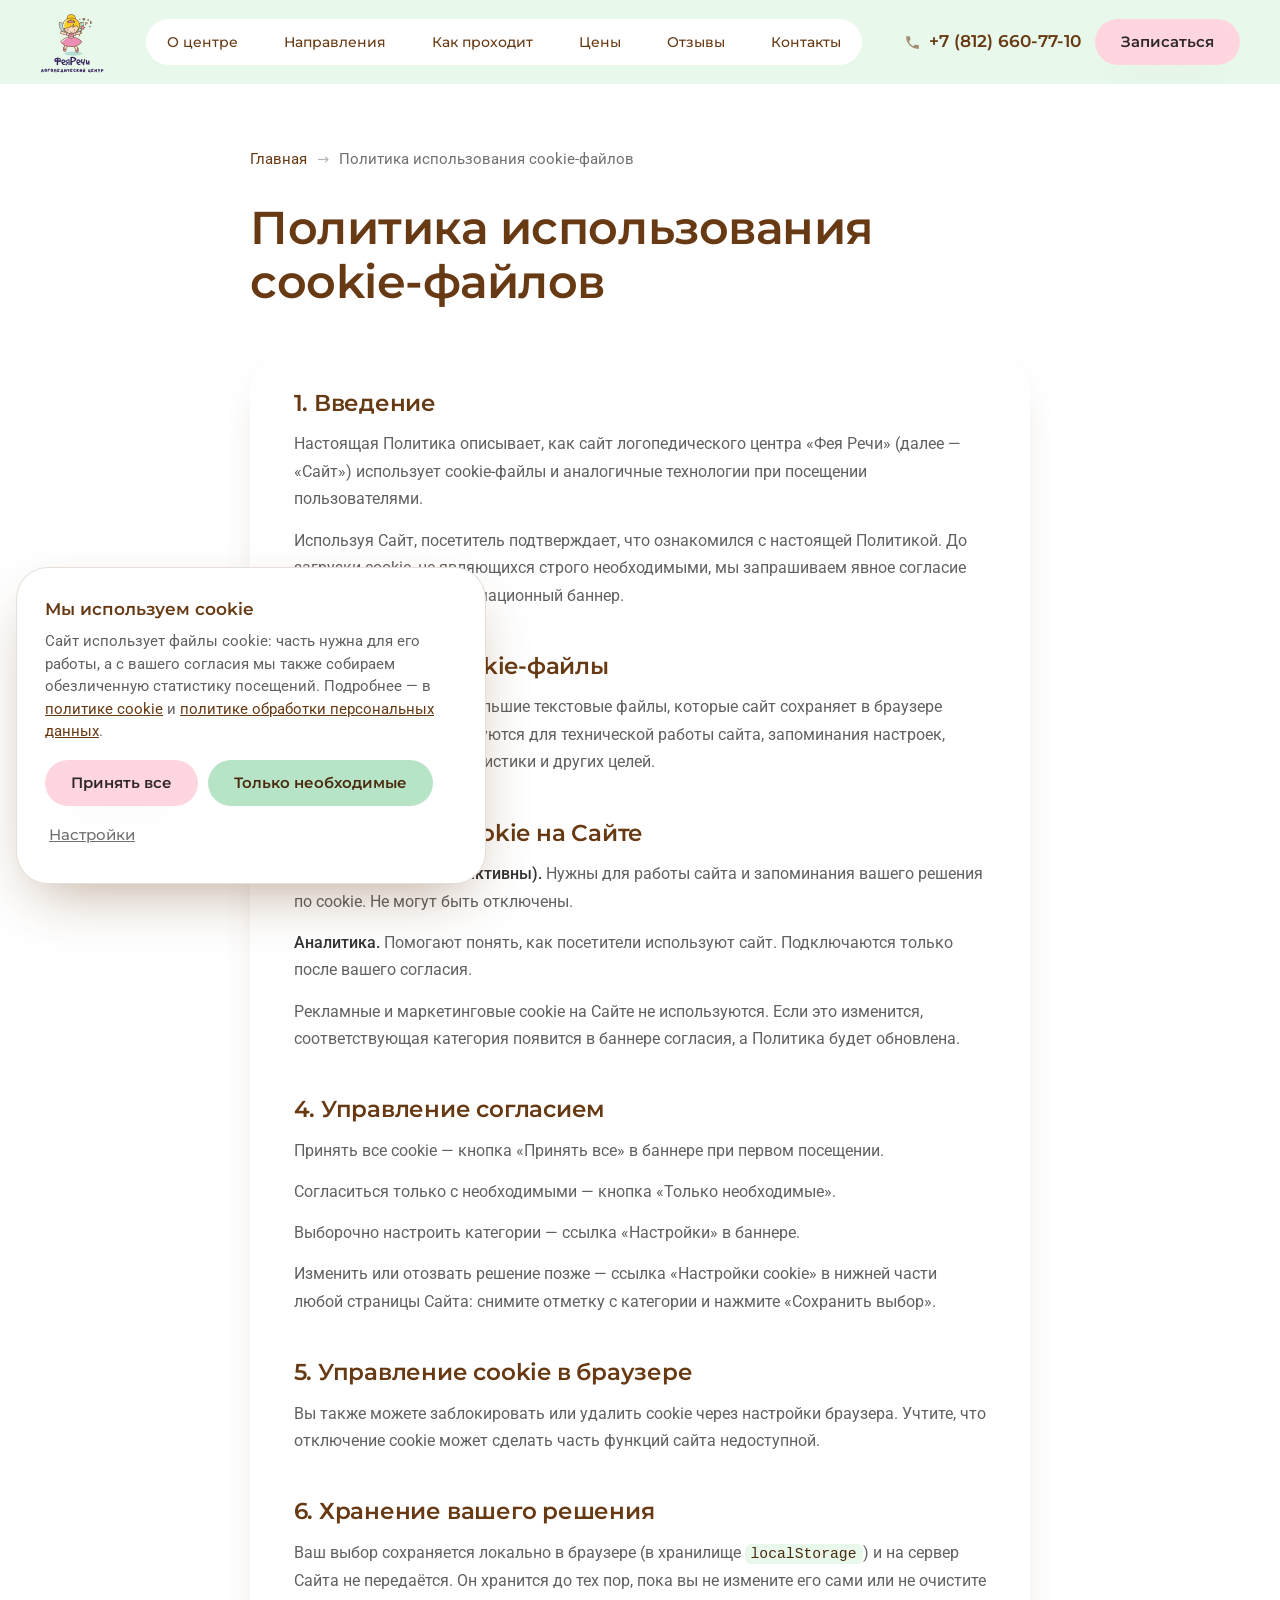
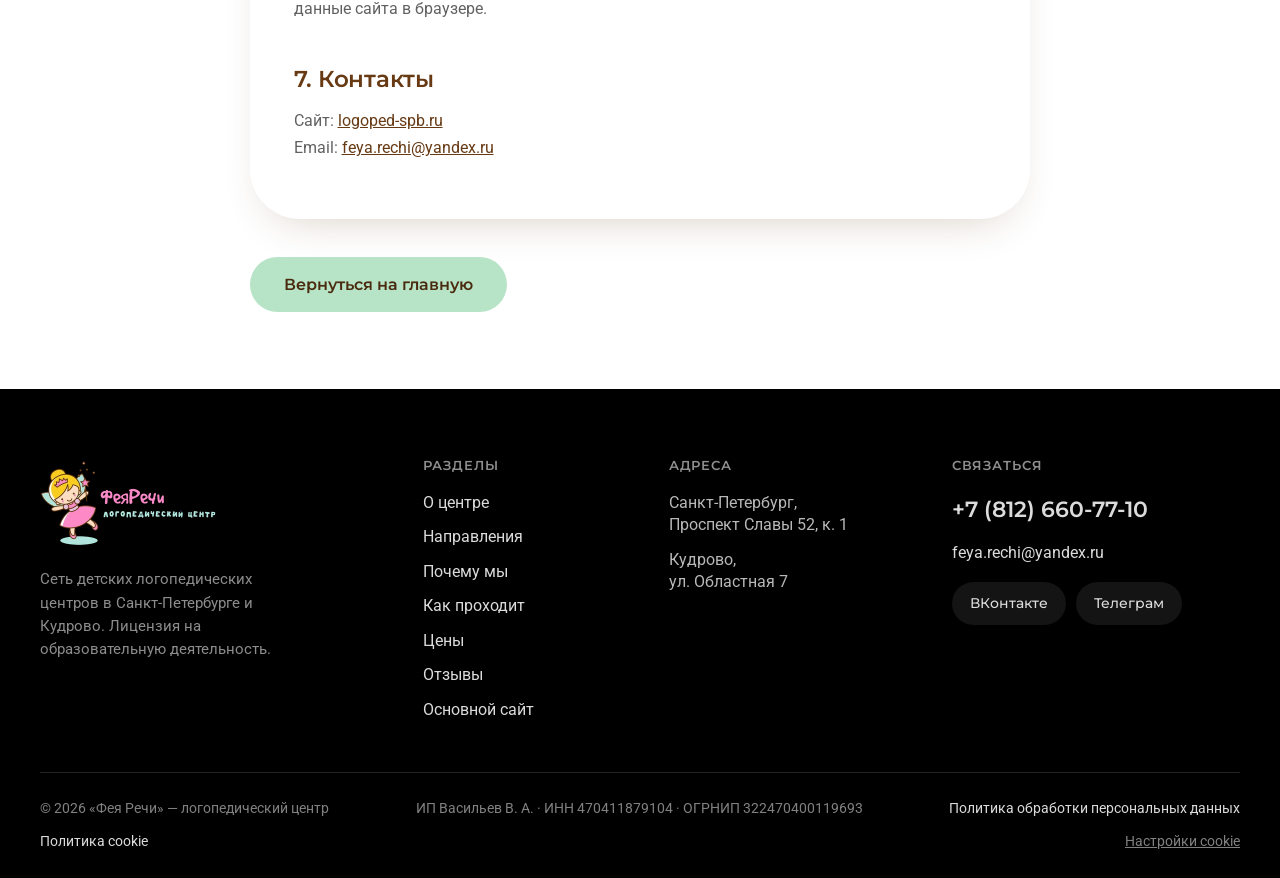
<file: cookie-policy.html>
<!DOCTYPE html>
<html lang="ru">
<head>
<meta charset="utf-8">
<meta name="viewport" content="width=device-width, initial-scale=1">
<title>Политика использования cookie-файлов — центр «Фея Речи»</title>
<meta name="description" content="Как сайт логопедического центра «Фея Речи» использует cookie-файлы и как управлять согласием.">
<link rel="canonical" href="http://logoped-spb.ru/cookie-policy.html">
<meta name="robots" content="index, follow">
<meta name="theme-color" content="#E8F8EA">
<link rel="icon" href="assets/img/favicon.png" sizes="64x64">
<link rel="apple-touch-icon" href="assets/img/favicon.png">
<meta property="og:type" content="article">
<meta property="og:locale" content="ru_RU">
<meta property="og:site_name" content="«Фея Речи» — логопедический центр">
<meta property="og:url" content="http://logoped-spb.ru/cookie-policy.html">
<meta property="og:title" content="Политика использования cookie-файлов — центр «Фея Речи»">
<meta property="og:description" content="Как сайт логопедического центра «Фея Речи» использует cookie-файлы и как управлять согласием.">
<link rel="preload" href="assets/fonts/montserrat-cyrillic.woff2" as="font" type="font/woff2" crossorigin>
<link rel="preload" href="assets/fonts/roboto-cyrillic.woff2" as="font" type="font/woff2" crossorigin>
<link rel="stylesheet" href="assets/style.css?v=4">
<script src="assets/cookie.js?v=4" defer></script>
<script type="application/ld+json">
{
  "@context": "https://schema.org",
  "@type": "BreadcrumbList",
  "itemListElement": [
    {
      "@type": "ListItem",
      "position": 1,
      "name": "Главная",
      "item": "http://logoped-spb.ru/"
    },
    {
      "@type": "ListItem",
      "position": 2,
      "name": "Политика использования cookie-файлов",
      "item": "http://logoped-spb.ru/cookie-policy.html"
    }
  ]
}
</script>
</head>
<body>

<header class="header" id="header">
  <div class="wrap header__bar">
    <a class="header__logo" href="index.html" aria-label="Фея Речи — логопедический центр">
      <img src="assets/img/logo.webp" width="256" height="248" alt="Фея Речи — логопедический центр">
    </a>

    <nav class="nav" id="nav" aria-label="Основная навигация">
      <a href="index.html#o-centre">О центре</a>
      <a href="index.html#napravleniya">Направления</a>
      <a href="index.html#konsultaciya">Как проходит</a>
      <a href="index.html#ceny">Цены</a>
      <a href="index.html#otzyvy">Отзывы</a>
      <a href="index.html#kontakty">Контакты</a>
    </nav>

    <div class="header__contact">
      <a class="header__phone" href="tel:+78126607710"><svg width="17" height="17" viewBox="0 0 24 24" fill="currentColor" aria-hidden="true"><path d="M6.6 10.8a15.1 15.1 0 006.6 6.6l2.2-2.2c.3-.3.7-.4 1-.2 1.2.4 2.4.6 3.6.6.6 0 1 .4 1 1V20c0 .6-.4 1-1 1A17 17 0 013 4c0-.6.4-1 1-1h3.5c.6 0 1 .4 1 1 0 1.3.2 2.5.6 3.6.1.4 0 .8-.2 1l-2.3 2.2z"/></svg> +7 (812) 660-77-10</a>
      <a class="btn btn--primary btn--sm" href="index.html#zapis">Записаться</a>
    </div>

    <button class="burger" id="burger" type="button" aria-expanded="false" aria-controls="nav" aria-label="Меню">
      <span></span>
    </button>
  </div>
</header>

<main class="doc">
  <div class="wrap doc__wrap">
    <nav class="crumbs" aria-label="Хлебные крошки">
      <a href="index.html">Главная</a><span aria-hidden="true">→</span><span>Политика использования cookie-файлов</span>
    </nav>

    <h1>Политика использования cookie-файлов</h1>

    <div class="doc__body">
        <h2>1. Введение</h2>
        <p>Настоящая Политика описывает, как сайт логопедического центра «Фея Речи»
        (далее — «Сайт») использует cookie-файлы и аналогичные технологии при посещении
        пользователями.</p>
        <p>Используя Сайт, посетитель подтверждает, что ознакомился с настоящей Политикой.
        До загрузки cookie, не являющихся строго необходимыми, мы запрашиваем явное согласие
        посетителя через информационный баннер.</p>

        <h2>2. Что такое cookie-файлы</h2>
        <p>Cookie-файлы — это небольшие текстовые файлы, которые сайт сохраняет в браузере
        посетителя. Они используются для технической работы сайта, запоминания настроек,
        сбора обезличенной статистики и других целей.</p>

        <h2>3. Категории cookie на Сайте</h2>
        <p><b>Необходимые (всегда активны).</b> Нужны для работы сайта и запоминания вашего
        решения по cookie. Не могут быть отключены.</p>
        <p><b>Аналитика.</b> Помогают понять, как посетители используют сайт. Подключаются
        только после вашего согласия.</p>
        <p>Рекламные и маркетинговые cookie на Сайте не используются. Если это изменится,
        соответствующая категория появится в баннере согласия, а Политика будет обновлена.</p>

        <h2>4. Управление согласием</h2>
        <p>Принять все cookie — кнопка «Принять все» в баннере при первом посещении.</p>
        <p>Согласиться только с необходимыми — кнопка «Только необходимые».</p>
        <p>Выборочно настроить категории — ссылка «Настройки» в баннере.</p>
        <p>Изменить или отозвать решение позже — ссылка «Настройки cookie» в нижней части
        любой страницы Сайта: снимите отметку с категории и нажмите «Сохранить выбор».</p>

        <h2>5. Управление cookie в браузере</h2>
        <p>Вы также можете заблокировать или удалить cookie через настройки браузера. Учтите,
        что отключение cookie может сделать часть функций сайта недоступной.</p>

        <h2>6. Хранение вашего решения</h2>
        <p>Ваш выбор сохраняется локально в браузере (в хранилище <code>localStorage</code>)
        и на сервер Сайта не передаётся. Он хранится до тех пор, пока вы не измените его
        сами или не очистите данные сайта в браузере.</p>

        <h2>7. Контакты</h2>
        <p>Сайт: <a href="http://logoped-spb.ru/">logoped-spb.ru</a><br>
        Email: <a href="mailto:feya.rechi@yandex.ru">feya.rechi@yandex.ru</a></p>
    </div>

    <a class="btn btn--mint doc__back" href="index.html">Вернуться на главную</a>
  </div>
</main>

<footer class="footer">
  <div class="wrap">
    <div class="footer__grid">

      <div class="footer__brand">
        <a href="index.html" aria-label="Фея Речи — логопедический центр">
          <img src="assets/img/logo-footer.webp" width="360" height="178" alt="Фея Речи — логопедический центр" loading="lazy">
        </a>
        <p>Сеть детских логопедических центров в Санкт-Петербурге и Кудрово. Лицензия на образовательную деятельность.</p>
      </div>

      <nav class="footer__col" aria-label="Разделы сайта">
        <h4>Разделы</h4>
        <ul class="footer__list">
          <li><a href="index.html#o-centre">О центре</a></li>
          <li><a href="index.html#napravleniya">Направления</a></li>
          <li><a href="index.html#pochemu">Почему мы</a></li>
          <li><a href="index.html#konsultaciya">Как проходит</a></li>
          <li><a href="index.html#ceny">Цены</a></li>
          <li><a href="index.html#otzyvy">Отзывы</a></li>
          <li><a href="https://fairy-speech.ru/">Основной сайт</a></li>
        </ul>
      </nav>

      <div class="footer__col">
        <h4>Адреса</h4>
        <ul class="footer__list">
          <li>Санкт-Петербург,<br>Проспект Славы 52, к.&nbsp;1</li>
          <li>Кудрово,<br>ул. Областная 7</li>
        </ul>
      </div>

      <div class="footer__col">
        <h4>Связаться</h4>
        <a class="footer__phone" href="tel:+78126607710">+7 (812) 660-77-10</a>
        <ul class="footer__list">
          <li><a href="mailto:feya.rechi@yandex.ru">feya.rechi@yandex.ru</a></li>
        </ul>
        <div class="socials socials--dark">
          <a href="https://vk.com/fairy.speech" target="_blank" rel="noopener">ВКонтакте</a>
          <a href="https://t.me/feyarechi" target="_blank" rel="noopener">Телеграм</a>
        </div>
      </div>

    </div>

    <div class="footer__bottom">
      <span>© 2026 «Фея Речи» — логопедический центр</span>
      <span>ИП Васильев В. А. · ИНН 470411879104 · ОГРНИП 322470400119693</span>
      <a href="privacy-policy.html">Политика обработки персональных данных</a>
      <a href="cookie-policy.html">Политика cookie</a>
      <button class="footer__cookie" type="button" data-cookie="settings">Настройки cookie</button>
    </div>
  </div>
</footer>

<!-- ==================== ЛИПКАЯ ПОЛОСА ==================== -->
<div class="mobile-bar">
  <a class="btn btn--ghost" href="tel:+78126607710">Позвонить</a>
  <a class="btn btn--primary" href="index.html#zapis">Записаться</a>
</div>

<div class="cookie" id="cookie" hidden>
  <div class="cookie__box" role="dialog" aria-labelledby="cookie-title" aria-describedby="cookie-text">
    <p class="cookie__title" id="cookie-title">Мы используем cookie</p>
    <p class="cookie__text" id="cookie-text">
      Сайт использует файлы cookie: часть нужна для его работы, а с вашего согласия мы также
      собираем обезличенную статистику посещений. Подробнее — в
      <a href="cookie-policy.html">политике cookie</a> и
      <a href="privacy-policy.html">политике обработки персональных данных</a>.
    </p>

    <div class="cookie__settings" id="cookie-settings" hidden>
      <label class="cookie__row">
        <input type="checkbox" checked disabled>
        <span><b>Необходимые</b> — нужны для работы сайта, отключить нельзя</span>
      </label>
      <label class="cookie__row">
        <input type="checkbox" id="cookie-analytics">
        <span><b>Аналитика</b> — помогает понять, как посетители пользуются сайтом</span>
      </label>
    </div>

    <div class="cookie__actions">
      <button class="btn btn--primary btn--sm" type="button" data-cookie="all">Принять все</button>
      <button class="btn btn--mint btn--sm" type="button" data-cookie="necessary">Только необходимые</button>
      <button class="cookie__link" type="button" data-cookie="settings">Настройки</button>
      <button class="btn btn--mint btn--sm cookie__save" type="button" data-cookie="save" hidden>Сохранить выбор</button>
    </div>
  </div>
</div>

<script>
(function(){
  var burger = document.getElementById('burger'), nav = document.getElementById('nav');
  if (!burger || !nav) return;
  burger.addEventListener('click', function(){
    var open = burger.getAttribute('aria-expanded') === 'true';
    burger.setAttribute('aria-expanded', String(!open));
    nav.classList.toggle('is-open', !open);
  });
})();
</script>

</body>
</html>
</file>
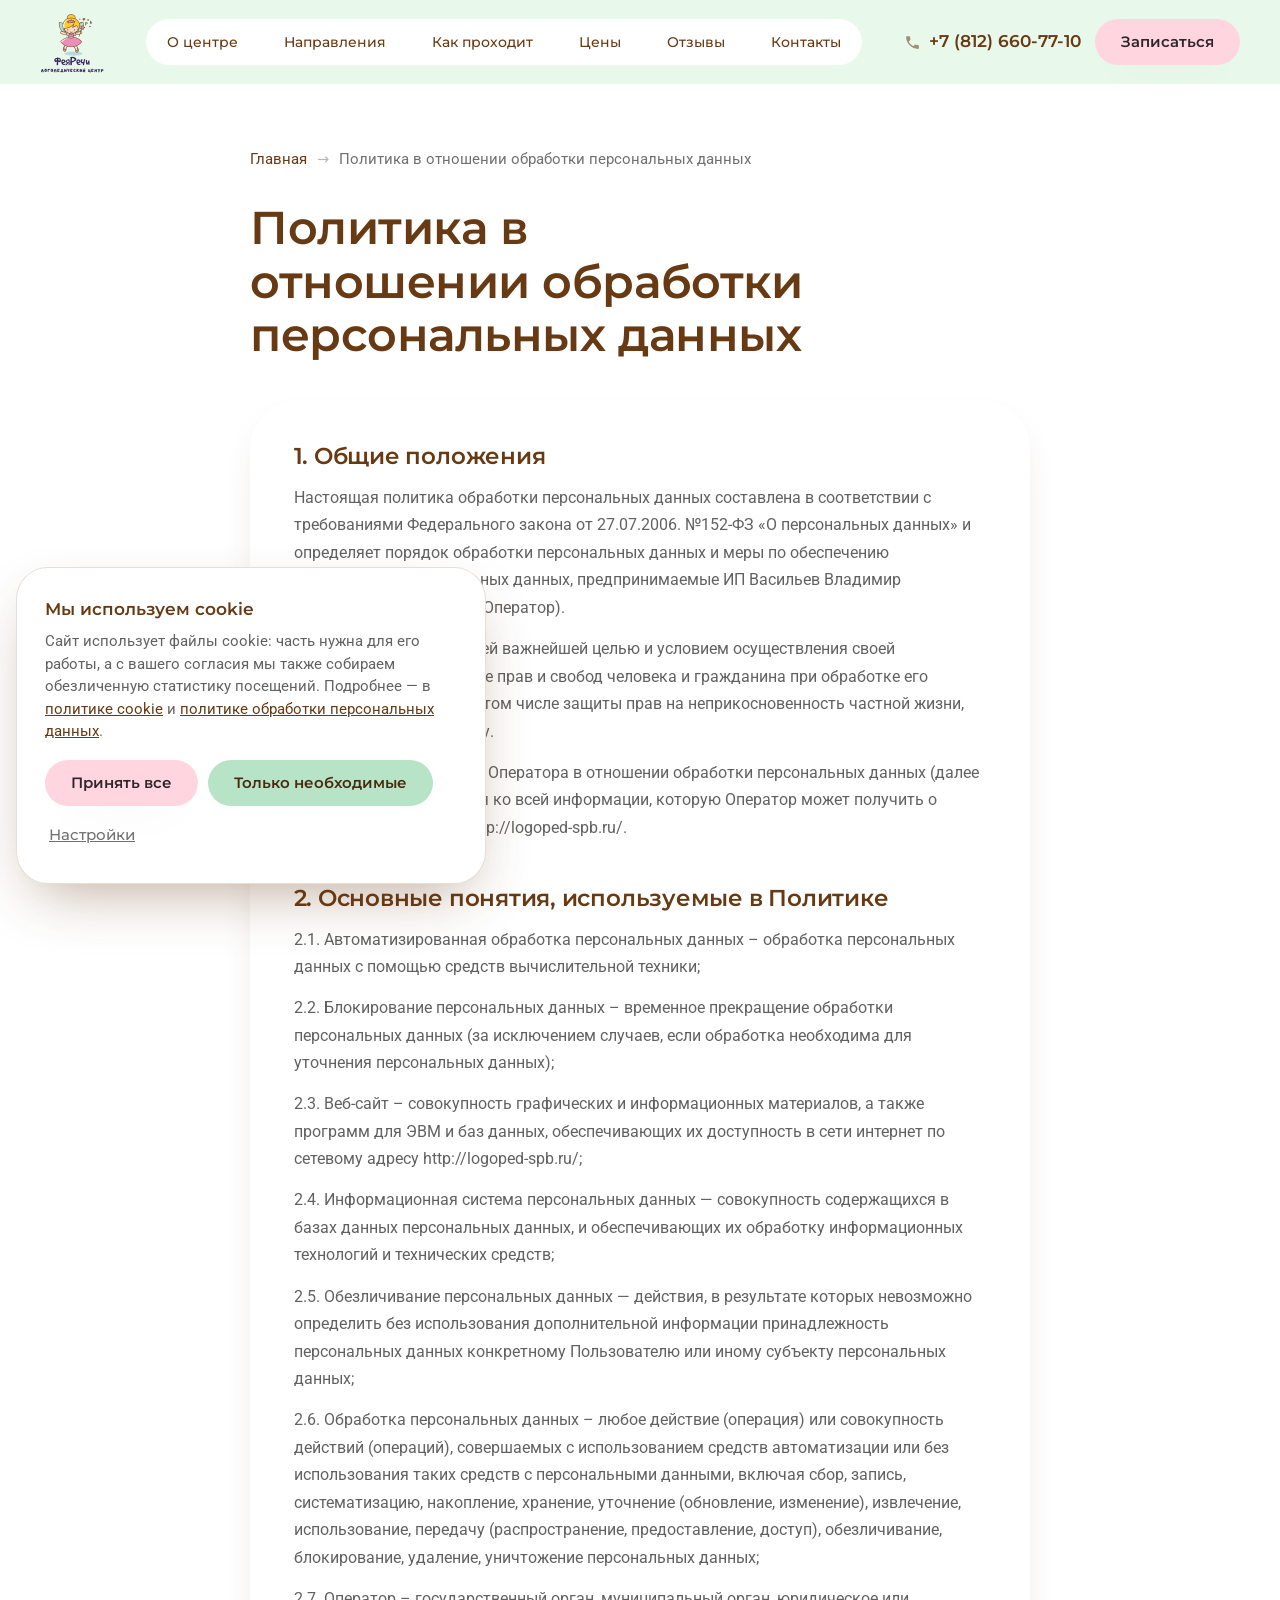
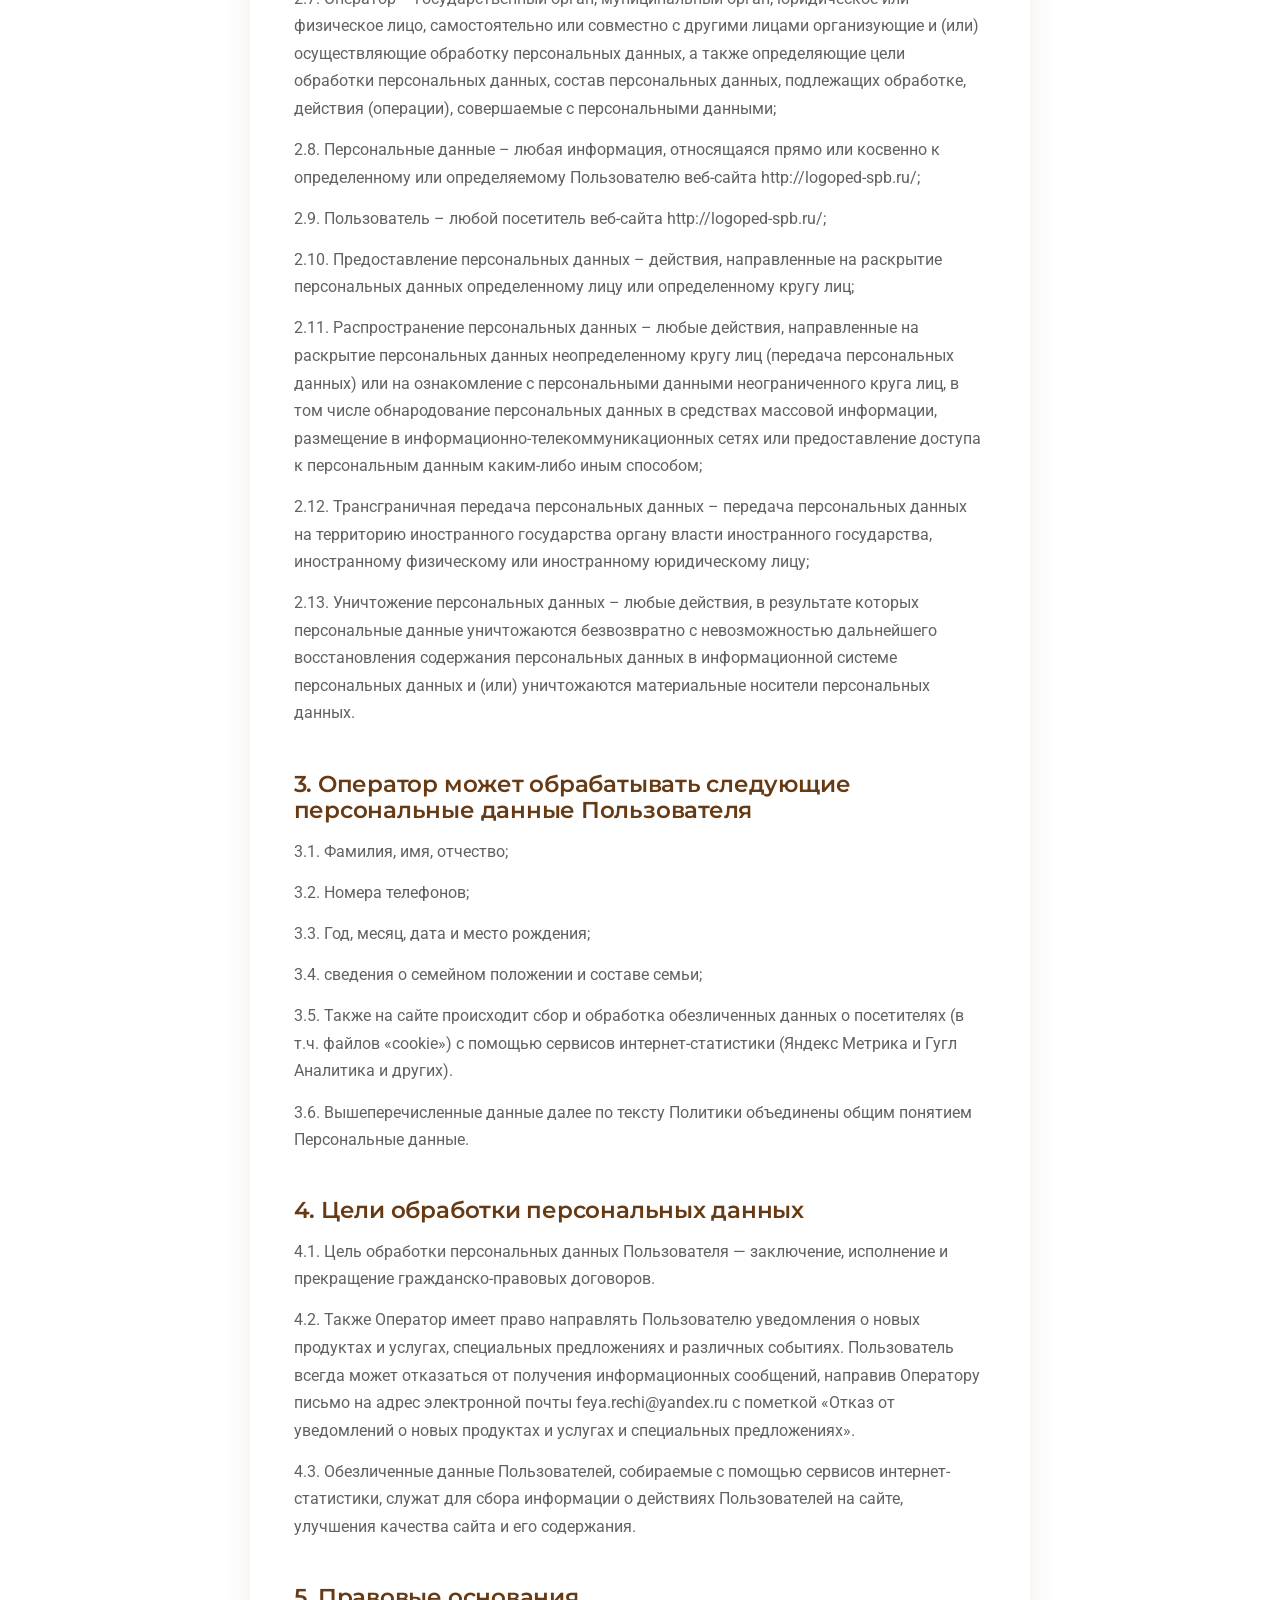
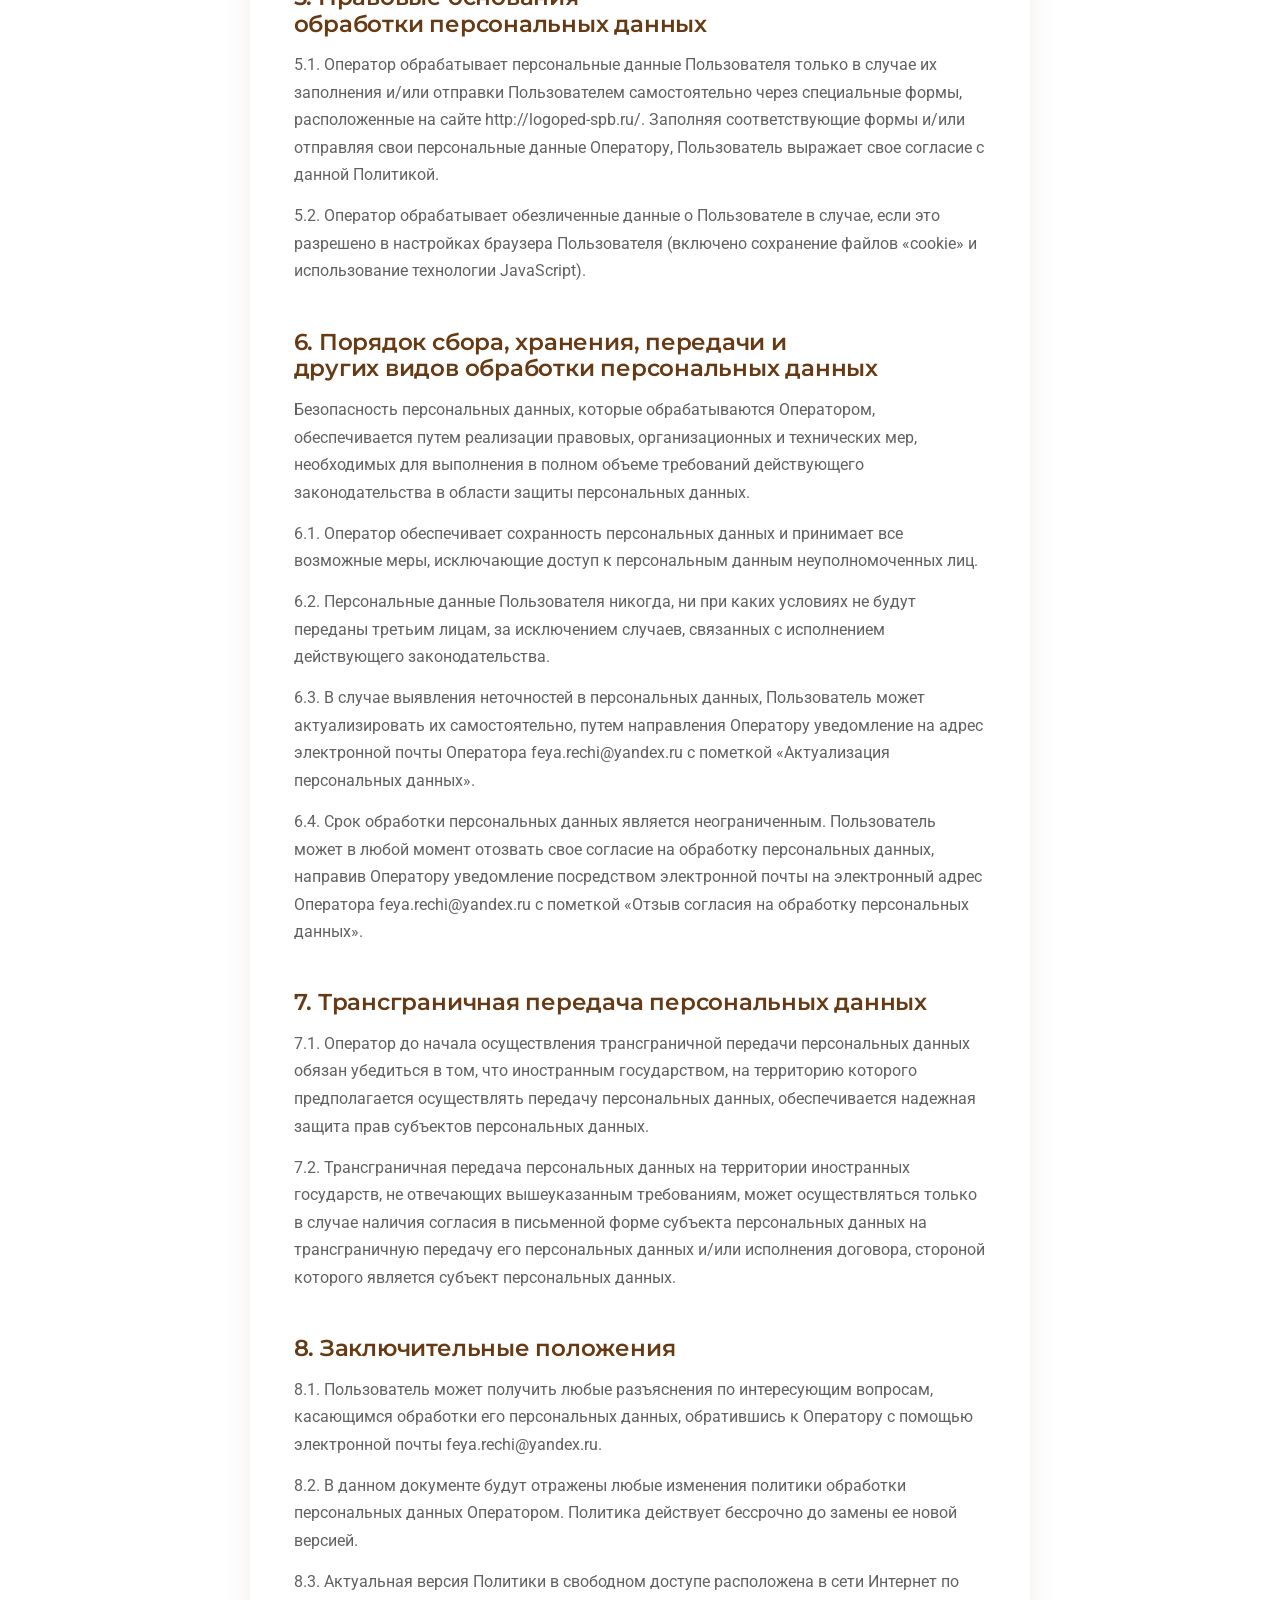
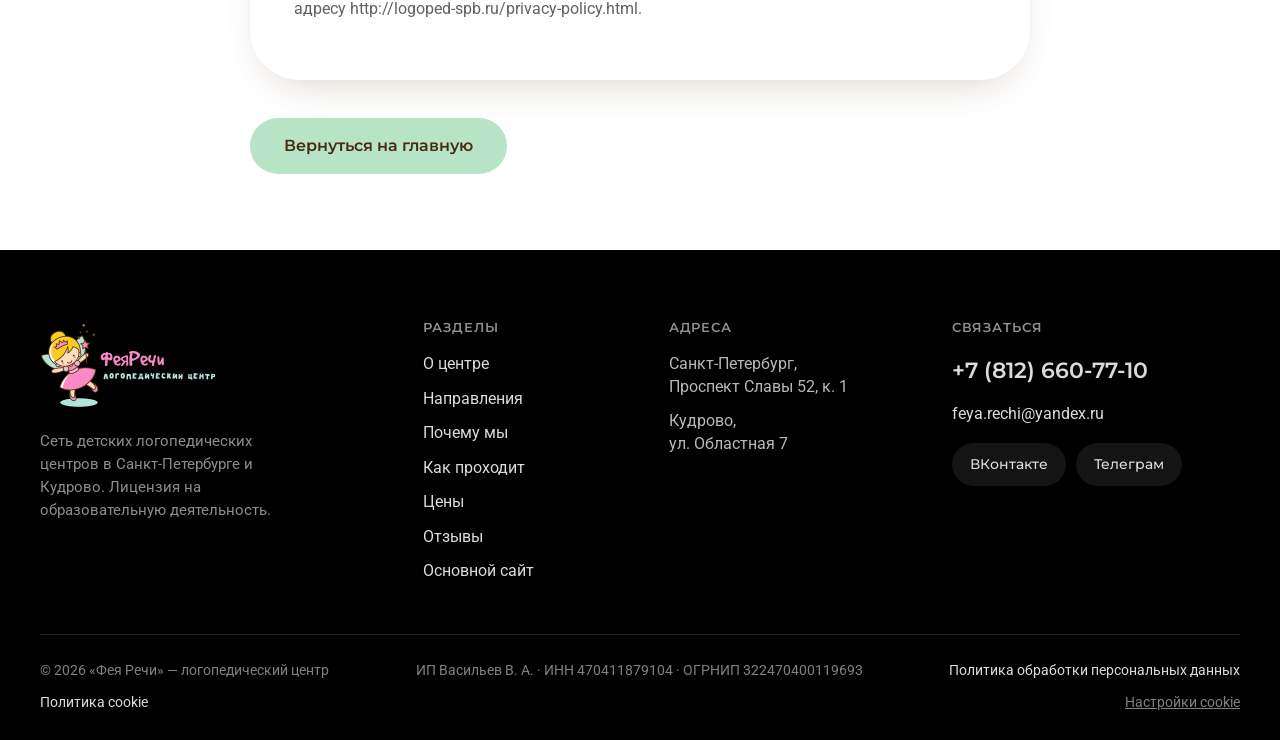
<file: privacy-policy.html>
<!DOCTYPE html>
<html lang="ru">
<head>
<meta charset="utf-8">
<meta name="viewport" content="width=device-width, initial-scale=1">
<title>Политика обработки персональных данных — центр «Фея Речи»</title>
<meta name="description" content="Политика обработки персональных данных логопедического центра «Фея Речи» в соответствии с ФЗ-152.">
<link rel="canonical" href="http://logoped-spb.ru/privacy-policy.html">
<meta name="robots" content="index, follow">
<meta name="theme-color" content="#E8F8EA">
<link rel="icon" href="assets/img/favicon.png" sizes="64x64">
<link rel="apple-touch-icon" href="assets/img/favicon.png">
<meta property="og:type" content="article">
<meta property="og:locale" content="ru_RU">
<meta property="og:site_name" content="«Фея Речи» — логопедический центр">
<meta property="og:url" content="http://logoped-spb.ru/privacy-policy.html">
<meta property="og:title" content="Политика обработки персональных данных — центр «Фея Речи»">
<meta property="og:description" content="Политика обработки персональных данных логопедического центра «Фея Речи» в соответствии с ФЗ-152.">
<link rel="preload" href="assets/fonts/montserrat-cyrillic.woff2" as="font" type="font/woff2" crossorigin>
<link rel="preload" href="assets/fonts/roboto-cyrillic.woff2" as="font" type="font/woff2" crossorigin>
<link rel="stylesheet" href="assets/style.css?v=4">
<script src="assets/cookie.js?v=4" defer></script>
<script type="application/ld+json">
{
  "@context": "https://schema.org",
  "@type": "BreadcrumbList",
  "itemListElement": [
    {
      "@type": "ListItem",
      "position": 1,
      "name": "Главная",
      "item": "http://logoped-spb.ru/"
    },
    {
      "@type": "ListItem",
      "position": 2,
      "name": "Политика в отношении обработки персональных данных",
      "item": "http://logoped-spb.ru/privacy-policy.html"
    }
  ]
}
</script>
</head>
<body>

<header class="header" id="header">
  <div class="wrap header__bar">
    <a class="header__logo" href="index.html" aria-label="Фея Речи — логопедический центр">
      <img src="assets/img/logo.webp" width="256" height="248" alt="Фея Речи — логопедический центр">
    </a>

    <nav class="nav" id="nav" aria-label="Основная навигация">
      <a href="index.html#o-centre">О центре</a>
      <a href="index.html#napravleniya">Направления</a>
      <a href="index.html#konsultaciya">Как проходит</a>
      <a href="index.html#ceny">Цены</a>
      <a href="index.html#otzyvy">Отзывы</a>
      <a href="index.html#kontakty">Контакты</a>
    </nav>

    <div class="header__contact">
      <a class="header__phone" href="tel:+78126607710"><svg width="17" height="17" viewBox="0 0 24 24" fill="currentColor" aria-hidden="true"><path d="M6.6 10.8a15.1 15.1 0 006.6 6.6l2.2-2.2c.3-.3.7-.4 1-.2 1.2.4 2.4.6 3.6.6.6 0 1 .4 1 1V20c0 .6-.4 1-1 1A17 17 0 013 4c0-.6.4-1 1-1h3.5c.6 0 1 .4 1 1 0 1.3.2 2.5.6 3.6.1.4 0 .8-.2 1l-2.3 2.2z"/></svg> +7 (812) 660-77-10</a>
      <a class="btn btn--primary btn--sm" href="index.html#zapis">Записаться</a>
    </div>

    <button class="burger" id="burger" type="button" aria-expanded="false" aria-controls="nav" aria-label="Меню">
      <span></span>
    </button>
  </div>
</header>

<main class="doc">
  <div class="wrap doc__wrap">
    <nav class="crumbs" aria-label="Хлебные крошки">
      <a href="index.html">Главная</a><span aria-hidden="true">→</span><span>Политика в отношении обработки персональных данных</span>
    </nav>

    <h1>Политика в отношении обработки персональных данных</h1>

    <div class="doc__body">
        <h2>1. Общие положения</h2>
        <p>Настоящая политика обработки персональных данных составлена в соответствии с требованиями Федерального закона от 27.07.2006. №152-ФЗ «О персональных данных» и определяет порядок обработки персональных данных и меры по обеспечению безопасности персональных данных, предпринимаемые ИП Васильев Владимир Александрович (далее – Оператор).</p>
        <p>1.1. Оператор ставит своей важнейшей целью и условием осуществления своей деятельности соблюдение прав и свобод человека и гражданина при обработке его персональных данных, в том числе защиты прав на неприкосновенность частной жизни, личную и семейную тайну.</p>
        <p>1.2. Настоящая политика Оператора в отношении обработки персональных данных (далее – Политика) применяется ко всей информации, которую Оператор может получить о посетителях веб-сайта http://logoped-spb.ru/.</p>
        <h2>2. Основные понятия, используемые в Политике</h2>
        <p>2.1. Автоматизированная обработка персональных данных – обработка персональных данных с помощью средств вычислительной техники;</p>
        <p>2.2. Блокирование персональных данных – временное прекращение обработки персональных данных (за исключением случаев, если обработка необходима для уточнения персональных данных);</p>
        <p>2.3. Веб-сайт – совокупность графических и информационных материалов, а также программ для ЭВМ и баз данных, обеспечивающих их доступность в сети интернет по сетевому адресу http://logoped-spb.ru/;</p>
        <p>2.4. Информационная система персональных данных — совокупность содержащихся в базах данных персональных данных, и обеспечивающих их обработку информационных технологий и технических средств;</p>
        <p>2.5. Обезличивание персональных данных — действия, в результате которых невозможно определить без использования дополнительной информации принадлежность персональных данных конкретному Пользователю или иному субъекту персональных данных;</p>
        <p>2.6. Обработка персональных данных – любое действие (операция) или совокупность действий (операций), совершаемых с использованием средств автоматизации или без использования таких средств с персональными данными, включая сбор, запись, систематизацию, накопление, хранение, уточнение (обновление, изменение), извлечение, использование, передачу (распространение, предоставление, доступ), обезличивание, блокирование, удаление, уничтожение персональных данных;</p>
        <p>2.7. Оператор – государственный орган, муниципальный орган, юридическое или физическое лицо, самостоятельно или совместно с другими лицами организующие и (или) осуществляющие обработку персональных данных, а также определяющие цели обработки персональных данных, состав персональных данных, подлежащих обработке, действия (операции), совершаемые с персональными данными;</p>
        <p>2.8. Персональные данные – любая информация, относящаяся прямо или косвенно к определенному или определяемому Пользователю веб-сайта http://logoped-spb.ru/;</p>
        <p>2.9. Пользователь – любой посетитель веб-сайта http://logoped-spb.ru/;</p>
        <p>2.10. Предоставление персональных данных – действия, направленные на раскрытие персональных данных определенному лицу или определенному кругу лиц;</p>
        <p>2.11. Распространение персональных данных – любые действия, направленные на раскрытие персональных данных неопределенному кругу лиц (передача персональных данных) или на ознакомление с персональными данными неограниченного круга лиц, в том числе обнародование персональных данных в средствах массовой информации, размещение в информационно-телекоммуникационных сетях или предоставление доступа к персональным данным каким-либо иным способом;</p>
        <p>2.12. Трансграничная передача персональных данных – передача персональных данных на территорию иностранного государства органу власти иностранного государства, иностранному физическому или иностранному юридическому лицу;</p>
        <p>2.13. Уничтожение персональных данных – любые действия, в результате которых персональные данные уничтожаются безвозвратно с невозможностью дальнейшего восстановления содержания персональных данных в информационной системе персональных данных и (или) уничтожаются материальные носители персональных данных.</p>
        <h2>3. Оператор может обрабатывать следующие персональные данные Пользователя</h2>
        <p>3.1. Фамилия, имя, отчество;</p>
        <p>3.2. Номера телефонов;</p>
        <p>3.3. Год, месяц, дата и место рождения;</p>
        <p>3.4. сведения о семейном положении и составе семьи;</p>
        <p>3.5. Также на сайте происходит сбор и обработка обезличенных данных о посетителях (в т.ч. файлов «cookie») с помощью сервисов интернет-статистики (Яндекс Метрика и Гугл Аналитика и других).</p>
        <p>3.6. Вышеперечисленные данные далее по тексту Политики объединены общим понятием Персональные данные.</p>
        <h2>4. Цели обработки персональных данных</h2>
        <p>4.1. Цель обработки персональных данных Пользователя — заключение, исполнение и прекращение гражданско-правовых договоров.</p>
        <p>4.2. Также Оператор имеет право направлять Пользователю уведомления о новых продуктах и услугах, специальных предложениях и различных событиях. Пользователь всегда может отказаться от получения информационных сообщений, направив Оператору письмо на адрес электронной почты feya.rechi@yandex.ru с пометкой «Отказ от уведомлений о новых продуктах и услугах и специальных предложениях».</p>
        <p>4.3. Обезличенные данные Пользователей, собираемые с помощью сервисов интернет-статистики, служат для сбора информации о действиях Пользователей на сайте, улучшения качества сайта и его содержания.</p>
        <h2>5. Правовые основания обработки персональных данных</h2>
        <p>5.1. Оператор обрабатывает персональные данные Пользователя только в случае их заполнения и/или отправки Пользователем самостоятельно через специальные формы, расположенные на сайте http://logoped-spb.ru/. Заполняя соответствующие формы и/или отправляя свои персональные данные Оператору, Пользователь выражает свое согласие с данной Политикой.</p>
        <p>5.2. Оператор обрабатывает обезличенные данные о Пользователе в случае, если это разрешено в настройках браузера Пользователя (включено сохранение файлов «cookie» и использование технологии JavaScript).</p>
        <h2>6. Порядок сбора, хранения, передачи и других видов обработки персональных данных</h2>
        <p>Безопасность персональных данных, которые обрабатываются Оператором, обеспечивается путем реализации правовых, организационных и технических мер, необходимых для выполнения в полном объеме требований действующего законодательства в области защиты персональных данных.</p>
        <p>6.1. Оператор обеспечивает сохранность персональных данных и принимает все возможные меры, исключающие доступ к персональным данным неуполномоченных лиц.</p>
        <p>6.2. Персональные данные Пользователя никогда, ни при каких условиях не будут переданы третьим лицам, за исключением случаев, связанных с исполнением действующего законодательства.</p>
        <p>6.3. В случае выявления неточностей в персональных данных, Пользователь может актуализировать их самостоятельно, путем направления Оператору уведомление на адрес электронной почты Оператора feya.rechi@yandex.ru с пометкой «Актуализация персональных данных».</p>
        <p>6.4. Срок обработки персональных данных является неограниченным. Пользователь может в любой момент отозвать свое согласие на обработку персональных данных, направив Оператору уведомление посредством электронной почты на электронный адрес Оператора feya.rechi@yandex.ru с пометкой «Отзыв согласия на обработку персональных данных».</p>
        <h2>7. Трансграничная передача персональных данных</h2>
        <p>7.1. Оператор до начала осуществления трансграничной передачи персональных данных обязан убедиться в том, что иностранным государством, на территорию которого предполагается осуществлять передачу персональных данных, обеспечивается надежная защита прав субъектов персональных данных.</p>
        <p>7.2. Трансграничная передача персональных данных на территории иностранных государств, не отвечающих вышеуказанным требованиям, может осуществляться только в случае наличия согласия в письменной форме субъекта персональных данных на трансграничную передачу его персональных данных и/или исполнения договора, стороной которого является субъект персональных данных.</p>
        <h2>8. Заключительные положения</h2>
        <p>8.1. Пользователь может получить любые разъяснения по интересующим вопросам, касающимся обработки его персональных данных, обратившись к Оператору с помощью электронной почты feya.rechi@yandex.ru.</p>
        <p>8.2. В данном документе будут отражены любые изменения политики обработки персональных данных Оператором. Политика действует бессрочно до замены ее новой версией.</p>
        <p>8.3. Актуальная версия Политики в свободном доступе расположена в сети Интернет по адресу http://logoped-spb.ru/privacy-policy.html.</p>
    </div>

    <a class="btn btn--mint doc__back" href="index.html">Вернуться на главную</a>
  </div>
</main>

<footer class="footer">
  <div class="wrap">
    <div class="footer__grid">

      <div class="footer__brand">
        <a href="index.html" aria-label="Фея Речи — логопедический центр">
          <img src="assets/img/logo-footer.webp" width="360" height="178" alt="Фея Речи — логопедический центр" loading="lazy">
        </a>
        <p>Сеть детских логопедических центров в Санкт-Петербурге и Кудрово. Лицензия на образовательную деятельность.</p>
      </div>

      <nav class="footer__col" aria-label="Разделы сайта">
        <h4>Разделы</h4>
        <ul class="footer__list">
          <li><a href="index.html#o-centre">О центре</a></li>
          <li><a href="index.html#napravleniya">Направления</a></li>
          <li><a href="index.html#pochemu">Почему мы</a></li>
          <li><a href="index.html#konsultaciya">Как проходит</a></li>
          <li><a href="index.html#ceny">Цены</a></li>
          <li><a href="index.html#otzyvy">Отзывы</a></li>
          <li><a href="https://fairy-speech.ru/">Основной сайт</a></li>
        </ul>
      </nav>

      <div class="footer__col">
        <h4>Адреса</h4>
        <ul class="footer__list">
          <li>Санкт-Петербург,<br>Проспект Славы 52, к.&nbsp;1</li>
          <li>Кудрово,<br>ул. Областная 7</li>
        </ul>
      </div>

      <div class="footer__col">
        <h4>Связаться</h4>
        <a class="footer__phone" href="tel:+78126607710">+7 (812) 660-77-10</a>
        <ul class="footer__list">
          <li><a href="mailto:feya.rechi@yandex.ru">feya.rechi@yandex.ru</a></li>
        </ul>
        <div class="socials socials--dark">
          <a href="https://vk.com/fairy.speech" target="_blank" rel="noopener">ВКонтакте</a>
          <a href="https://t.me/feyarechi" target="_blank" rel="noopener">Телеграм</a>
        </div>
      </div>

    </div>

    <div class="footer__bottom">
      <span>© 2026 «Фея Речи» — логопедический центр</span>
      <span>ИП Васильев В. А. · ИНН 470411879104 · ОГРНИП 322470400119693</span>
      <a href="privacy-policy.html">Политика обработки персональных данных</a>
      <a href="cookie-policy.html">Политика cookie</a>
      <button class="footer__cookie" type="button" data-cookie="settings">Настройки cookie</button>
    </div>
  </div>
</footer>

<!-- ==================== ЛИПКАЯ ПОЛОСА ==================== -->
<div class="mobile-bar">
  <a class="btn btn--ghost" href="tel:+78126607710">Позвонить</a>
  <a class="btn btn--primary" href="index.html#zapis">Записаться</a>
</div>

<div class="cookie" id="cookie" hidden>
  <div class="cookie__box" role="dialog" aria-labelledby="cookie-title" aria-describedby="cookie-text">
    <p class="cookie__title" id="cookie-title">Мы используем cookie</p>
    <p class="cookie__text" id="cookie-text">
      Сайт использует файлы cookie: часть нужна для его работы, а с вашего согласия мы также
      собираем обезличенную статистику посещений. Подробнее — в
      <a href="cookie-policy.html">политике cookie</a> и
      <a href="privacy-policy.html">политике обработки персональных данных</a>.
    </p>

    <div class="cookie__settings" id="cookie-settings" hidden>
      <label class="cookie__row">
        <input type="checkbox" checked disabled>
        <span><b>Необходимые</b> — нужны для работы сайта, отключить нельзя</span>
      </label>
      <label class="cookie__row">
        <input type="checkbox" id="cookie-analytics">
        <span><b>Аналитика</b> — помогает понять, как посетители пользуются сайтом</span>
      </label>
    </div>

    <div class="cookie__actions">
      <button class="btn btn--primary btn--sm" type="button" data-cookie="all">Принять все</button>
      <button class="btn btn--mint btn--sm" type="button" data-cookie="necessary">Только необходимые</button>
      <button class="cookie__link" type="button" data-cookie="settings">Настройки</button>
      <button class="btn btn--mint btn--sm cookie__save" type="button" data-cookie="save" hidden>Сохранить выбор</button>
    </div>
  </div>
</div>

<script>
(function(){
  var burger = document.getElementById('burger'), nav = document.getElementById('nav');
  if (!burger || !nav) return;
  burger.addEventListener('click', function(){
    var open = burger.getAttribute('aria-expanded') === 'true';
    burger.setAttribute('aria-expanded', String(!open));
    nav.classList.toggle('is-open', !open);
  });
})();
</script>

</body>
</html>
</file>
<file: assets/style.css>
/* ============================================================
   «Фея Речи» — лендинг
   Дизайн-система перенесена с fairy-speech.ru
   ============================================================ */

/* ---------- Шрифты (self-hosted, подмножества cyrillic+latin) ---------- */
@font-face{font-family:'Montserrat';font-style:normal;font-weight:400 700;font-display:swap;src:url('fonts/montserrat-cyrillic.woff2') format('woff2');unicode-range:U+0301, U+0400-045F, U+0490-0491, U+04B0-04B1, U+2116;}
@font-face{font-family:'Montserrat';font-style:normal;font-weight:400 700;font-display:swap;src:url('fonts/montserrat-latin.woff2') format('woff2');unicode-range:U+0000-00FF, U+0131, U+0152-0153, U+02BB-02BC, U+02C6, U+02DA, U+02DC, U+0304, U+0308, U+0329, U+2000-206F, U+20AC, U+2122, U+2191, U+2193, U+2212, U+2215, U+FEFF, U+FFFD;}
@font-face{font-family:'Roboto';font-style:normal;font-weight:300 500;font-display:swap;src:url('fonts/roboto-cyrillic.woff2') format('woff2');unicode-range:U+0301, U+0400-045F, U+0490-0491, U+04B0-04B1, U+2116;}
@font-face{font-family:'Roboto';font-style:normal;font-weight:300 500;font-display:swap;src:url('fonts/roboto-latin.woff2') format('woff2');unicode-range:U+0000-00FF, U+0131, U+0152-0153, U+02BB-02BC, U+02C6, U+02DA, U+02DC, U+0304, U+0308, U+0329, U+2000-206F, U+20AC, U+2122, U+2191, U+2193, U+2212, U+2215, U+FEFF, U+FFFD;}

/* ---------- Токены ---------- */
:root{
  /* цвет — палитра основного сайта */
  --brown:#673A14;          /* заголовки, ссылки */
  --brown-deep:#4A2A0E;
  --mint:#E8F8EA;           /* primary — фон секций и шапки */
  --mint-2:#D8F3DC;
  --mint-3:#B7E4C7;
  --pink:#FFD6E0;           /* secondary — кнопки, акценты */
  --pink-2:#FFE9EF;
  --green:#627D47;          /* success */
  --ink:#333333;            /* базовый текст */
  --ink-2:rgba(0,0,0,.62);
  --ink-3:rgba(0,0,0,.56);
  --white:#fff;
  --line:rgba(103,58,20,.16);

  /* форма */
  --r-card:50px;
  --r-card-sm:32px;
  --r-pill:70px;
  --container:1350px;
  --gutter:clamp(18px,4vw,40px);

  /* ритм */
  --sec-y:clamp(56px,7vw,110px);

  --shadow-soft:0 18px 44px -22px rgba(103,58,20,.30);
  --shadow-lift:0 26px 60px -26px rgba(103,58,20,.42);
  --ease:cubic-bezier(.32,.72,.28,1);
}

/* ---------- База ---------- */
*,*::before,*::after{box-sizing:border-box}
/* display в наших правилах перебивает атрибут hidden — возвращаем ему силу */
[hidden]{display:none!important}
html{-webkit-text-size-adjust:100%}
body{
  margin:0;
  background:var(--white);
  color:var(--ink);
  font-family:Roboto,system-ui,-apple-system,'Segoe UI',sans-serif;
  font-size:17px;
  font-weight:400;
  line-height:1.62;
  -webkit-font-smoothing:antialiased;
}
img{max-width:100%;height:auto;display:block}
a{color:var(--brown);text-decoration:none;transition:color .2s var(--ease)}
a:hover{color:var(--brown-deep)}
button{font:inherit}
::selection{background:var(--pink);color:#000}

h1,h2,h3,h4,.h{
  font-family:Montserrat,system-ui,sans-serif;
  font-weight:600;
  color:var(--brown);
  line-height:1.16;
  letter-spacing:-.01em;
  margin:0 0 .5em;
  text-wrap:balance;
}
h1{font-size:clamp(30px,3.6vw,50px);font-weight:600}
h2{font-size:clamp(26px,3vw,40px)}
h3{font-size:clamp(20px,1.9vw,26px)}
p{margin:0 0 1em}
p:last-child{margin-bottom:0}

:focus-visible{outline:3px solid var(--brown);outline-offset:3px;border-radius:6px}

/* ---------- Служебное ---------- */
.sr-only{
  position:absolute;width:1px;height:1px;padding:0;margin:-1px;
  overflow:hidden;clip:rect(0 0 0 0);white-space:nowrap;border:0;
}

/* ---------- Раскладка ---------- */
.wrap{width:100%;max-width:var(--container);margin-inline:auto;padding-inline:var(--gutter)}
.section{padding-block:var(--sec-y)}
.section--mint{background:var(--mint)}
/* Первый экран и блок цифр — оба мятные, границы между ними не видно,
   поэтому нижний отступ героя и верхний отступ секции складывались в пустоту.
   Секция сразу после героя свой верхний отступ не добавляет. */
.hero + .section--mint{padding-top:0}
.section--pink{background:var(--pink-2)}
.sec-head{max-width:760px;margin:0 auto clamp(34px,4vw,64px);text-align:center}
.sec-head p{color:var(--ink-2);font-size:clamp(16px,1.3vw,19px);margin-top:.6em}
.sec-head--left{margin-inline:0;text-align:left}

/* ---------- Кнопки ---------- */
.btn{
  display:inline-flex;align-items:center;justify-content:center;gap:.55em;
  font-family:Montserrat,sans-serif;font-weight:600;font-size:16px;line-height:1.2;
  padding:18px 34px;border:none;border-radius:var(--r-pill);
  cursor:pointer;text-align:center;
  transition:transform .25s var(--ease),box-shadow .25s var(--ease),background-color .25s var(--ease);
}
.btn:hover{transform:translateY(-2px)}
.btn:active{transform:translateY(0)}
.btn--primary{background:var(--pink);color:rgba(0,0,0,.82);box-shadow:var(--shadow-soft)}
.btn--primary:hover{background:#FFC5D3;color:#000;box-shadow:var(--shadow-lift)}
.btn--mint{background:var(--mint-3);color:var(--brown-deep)}
.btn--mint:hover{background:#A3DCB6;color:var(--brown-deep)}
.btn--ghost{background:transparent;color:var(--brown);border:2px solid var(--line);padding:16px 32px}
.btn--ghost:hover{border-color:var(--brown);color:var(--brown)}
.btn--ghost.btn--lg{padding:19px 42px}
.btn--lg{padding:21px 44px;font-size:18px}
.btn--sm{padding:14px 26px;font-size:15px}
.btn--wide{width:100%}

/* ---------- Шапка ---------- */
.header{
  position:sticky;top:0;z-index:60;
  background:var(--mint);
  transition:background-color .3s var(--ease),box-shadow .3s var(--ease);
}
/* при прокрутке — лёгкое стекло и тень, шапка «отрывается» от первого экрана */
.header.is-stuck{
  background:rgba(232,248,234,.9);
  -webkit-backdrop-filter:saturate(1.5) blur(14px);
  backdrop-filter:saturate(1.5) blur(14px);
  box-shadow:0 14px 34px -26px rgba(103,58,20,.6);
}
.header__bar{display:flex;align-items:center;gap:clamp(12px,1.5vw,24px);min-height:84px;padding-block:8px}
.header__logo{flex:0 0 auto;display:block}
/* Уменьшаем логотип трансформацией, а не шириной: анимация width заставляла
   браузер пересчитывать раскладку на каждом кадре прокрутки. */
.header__logo img{width:clamp(58px,5vw,72px);transform-origin:left center;transition:transform .3s var(--ease)}
.header.is-stuck .header__logo img{transform:scale(.84)}

/* Навигация живёт одной капсулой, а не семью разбросанными ссылками */
.nav{
  display:flex;align-items:center;gap:2px;margin-inline:auto;
  background:var(--white);border-radius:var(--r-pill);padding:5px;
  box-shadow:0 12px 28px -24px rgba(103,58,20,.55);
}
.nav a{
  font-family:Montserrat,sans-serif;font-weight:500;font-size:14.5px;line-height:1;
  color:var(--brown);padding:11px 16px;border-radius:var(--r-pill);white-space:nowrap;
  transition:background-color .25s var(--ease),color .25s var(--ease);
}
.nav a:hover{background:var(--mint)}
/* текущий раздел подсвечивается сам при прокрутке */
.nav a[aria-current="true"]{background:var(--mint-2);color:var(--brown-deep)}

.header__contact{display:flex;align-items:center;gap:14px;flex:0 0 auto}
.header__phone{
  display:inline-flex;align-items:center;gap:8px;
  font-family:Montserrat,sans-serif;font-weight:600;font-size:17px;
  color:var(--brown);white-space:nowrap;
}
.header__phone svg{opacity:.55}
.burger{
  display:none;width:46px;height:46px;flex:0 0 auto;margin-left:auto;
  background:var(--white);border:none;border-radius:50%;cursor:pointer;
  align-items:center;justify-content:center;
  box-shadow:0 12px 28px -24px rgba(103,58,20,.55);
}
.burger span{display:block;width:20px;height:2px;background:var(--brown);border-radius:2px;position:relative}
.burger span::before,.burger span::after{content:'';position:absolute;left:0;width:20px;height:2px;background:var(--brown);border-radius:2px;transition:transform .25s var(--ease)}
.burger span::before{top:-6px}.burger span::after{top:6px}
.burger[aria-expanded="true"] span{background:transparent}
.burger[aria-expanded="true"] span::before{transform:translateY(6px) rotate(45deg)}
.burger[aria-expanded="true"] span::after{transform:translateY(-6px) rotate(-45deg)}

/* ---------- Первый экран ---------- */
.hero{position:relative;background:var(--mint);overflow:hidden;padding-block:clamp(36px,4vw,64px) clamp(52px,5.5vw,88px)}
.hero__blob{position:absolute;border-radius:50%;filter:blur(30px);opacity:.5;pointer-events:none}
.hero__blob--a{width:min(46vw,540px);aspect-ratio:1;background:var(--pink);top:-14%;right:-8%}
.hero__blob--b{width:min(34vw,380px);aspect-ratio:1;background:var(--mint-3);bottom:-22%;left:-9%;opacity:.45}
.hero__grid{position:relative;display:grid;grid-template-columns:1.12fr .88fr;gap:clamp(28px,4vw,64px);align-items:center}
.hero h1{margin-bottom:.4em}
.hero h1 em{font-style:normal;color:var(--green)}
.hero__lead{font-size:clamp(16.5px,1.35vw,19px);color:var(--ink-2);max-width:36em;margin-bottom:1.3em}
.hero__list{list-style:none;margin:0 0 1.8em;padding:0;display:grid;gap:10px}
.hero__list li{position:relative;padding-left:38px;font-size:16px;line-height:1.5}
.hero__list li::before{
  content:'';position:absolute;left:0;top:.05em;width:26px;height:26px;border-radius:50%;
  background:var(--white) url("data:image/svg+xml;utf8,<svg xmlns='http://www.w3.org/2000/svg' viewBox='0 0 24 24' fill='none' stroke='%23627D47' stroke-width='2.6' stroke-linecap='round' stroke-linejoin='round'><path d='M4 12.5l5 5L20 6.5'/></svg>") center/15px no-repeat;
}
.hero__cta{display:flex;flex-wrap:wrap;gap:14px;align-items:center}
.hero__note{font-size:14.5px;color:var(--ink-3);margin-top:14px}
.hero__media{position:relative}
.hero__photo{
  border-radius:var(--r-card);overflow:hidden;box-shadow:var(--shadow-lift);
  background:var(--white);
}
.hero__photo img{width:100%;aspect-ratio:4/3.1;object-fit:cover}
.hero__badge{
  position:absolute;left:-22px;bottom:-26px;
  background:var(--white);border-radius:34px;padding:18px 26px;
  box-shadow:var(--shadow-lift);max-width:270px;
}
.hero__badge b{display:block;font-family:Montserrat,sans-serif;font-size:27px;color:var(--brown);line-height:1.1}
.hero__badge span{display:block;font-size:14px;color:var(--ink-2);margin-top:4px;line-height:1.35}
/* Фея — декорация, ниже 1180px она скрыта. Рисуем её фоном и только в правиле
   для широких экранов: браузер не качает файл там, где картинка не показывается.
   loading="lazy" здесь не годится — на десктопе фея видна сразу, и отложенная
   загрузка портила первый экран. */
.hero__fairy{position:absolute;right:-26px;top:-40px;width:clamp(84px,9vw,128px);aspect-ratio:418/420;opacity:.95;pointer-events:none}
@media (min-width:1181px){
  .hero__fairy{background:url('img/fairy-2.webp') center/contain no-repeat}
}

/* адреса под первым экраном */
.hero__places{
  position:relative;display:flex;flex-wrap:wrap;gap:12px 26px;
  margin-top:clamp(30px,3.5vw,52px);padding-top:26px;border-top:1px solid var(--line);
}
.place{display:flex;align-items:center;gap:9px;font-size:15.5px;color:var(--ink-2)}
.place svg{flex:0 0 auto;color:var(--brown)}

/* ---------- Полоса фактов ---------- */
.facts{display:grid;grid-template-columns:repeat(4,1fr);gap:clamp(14px,2vw,26px)}
.fact{
  background:var(--white);border-radius:var(--r-card-sm);padding:clamp(22px,2.4vw,34px);
  box-shadow:var(--shadow-soft);
}
.fact b{
  display:block;font-family:Montserrat,sans-serif;font-weight:600;
  font-size:clamp(30px,3.4vw,44px);color:var(--brown);line-height:1;
}
.fact span{display:block;margin-top:10px;font-size:15.5px;color:var(--ink-2);line-height:1.45}

/* ---------- Кто мы ---------- */
.about{display:grid;grid-template-columns:1fr 1fr;gap:clamp(30px,4.5vw,72px);align-items:center}
.about__text p{color:var(--ink-2);font-size:17px}
.about__text p strong{color:var(--ink);font-weight:500}
.about__quote{
  margin-top:26px;padding:24px 28px;border-radius:var(--r-card-sm);
  background:var(--mint);color:var(--brown);
  font-family:Montserrat,sans-serif;font-weight:500;font-size:18px;line-height:1.45;
}
.collage{display:grid;grid-template-columns:1fr 1fr;grid-template-rows:auto auto;gap:16px}
.collage img{width:100%;height:100%;object-fit:cover;border-radius:34px;box-shadow:var(--shadow-soft)}
.collage figure{margin:0;overflow:hidden;border-radius:34px}
.collage figure:nth-child(1){grid-row:span 2;aspect-ratio:3/4.4}
.collage figure:nth-child(2){aspect-ratio:4/3}
.collage figure:nth-child(3){aspect-ratio:4/3}

/* ---------- Направления ---------- */
.services{display:grid;grid-template-columns:repeat(4,1fr);gap:clamp(16px,2vw,28px)}
.svc{
  display:flex;flex-direction:column;
  background:var(--white);border-radius:var(--r-card-sm);overflow:hidden;
  box-shadow:var(--shadow-soft);
  transition:transform .3s var(--ease),box-shadow .3s var(--ease);
}
.svc:hover{transform:translateY(-5px);box-shadow:var(--shadow-lift)}
.svc__img{aspect-ratio:1/.78;overflow:hidden;background:var(--mint)}
.svc__img img{width:100%;height:100%;object-fit:cover}
.svc__body{padding:22px 24px 26px;display:flex;flex-direction:column;flex:1}
.svc h3{font-size:19px;margin-bottom:.4em}
.svc p{font-size:15px;color:var(--ink-2);line-height:1.5;margin-bottom:16px}
.svc__price{
  margin-top:auto;font-family:Montserrat,sans-serif;font-weight:600;font-size:15px;
  color:var(--green);
}
.services__note{
  margin-top:clamp(26px,3vw,42px);text-align:center;font-size:15.5px;color:var(--ink-2);
}
/* Ссылку внутри абзаца нельзя выделять одним цветом: тем, кто не различает
   оттенки, она не видна как ссылка. Подчёркиваем. */
.services__note a{text-decoration:underline}

/* ---------- Почему мы (нумерованные) ---------- */
.reasons{display:grid;grid-template-columns:1fr 1fr;gap:clamp(28px,3.4vw,56px) clamp(30px,4vw,70px)}
.reason{display:flex;gap:clamp(18px,2vw,30px);align-items:flex-start}
.reason__fig{position:relative;flex:0 0 auto;width:clamp(120px,13vw,168px)}
.reason__fig img{width:100%;aspect-ratio:1;object-fit:cover;border-radius:50%;box-shadow:var(--shadow-soft)}
.reason__num{
  position:absolute;right:-8px;bottom:4px;width:58px;height:58px;border-radius:50%;
  display:grid;place-items:center;
  font-family:Montserrat,sans-serif;font-weight:600;font-size:24px;color:#000;
  border:4px solid var(--white);
}
.reason:nth-child(odd) .reason__num{background:var(--pink)}
.reason:nth-child(even) .reason__num{background:var(--mint-2)}
.reason h3{margin-bottom:.35em}
.reason p{font-size:16px;color:var(--ink-2)}

/* ---------- Как проходит первая встреча ---------- */
.steps{display:grid;grid-template-columns:repeat(4,1fr);gap:clamp(16px,2vw,26px);counter-reset:s}
.step{
  position:relative;background:var(--white);border-radius:var(--r-card-sm);
  padding:clamp(26px,2.6vw,38px) clamp(22px,2.2vw,30px);box-shadow:var(--shadow-soft);
}
.step::before{
  counter-increment:s;content:counter(s);
  display:grid;place-items:center;width:46px;height:46px;margin-bottom:18px;
  border-radius:50%;background:var(--mint);color:var(--brown);
  font-family:Montserrat,sans-serif;font-weight:600;font-size:20px;
}
.step h3{font-size:18px}
.step p{font-size:15.5px;color:var(--ink-2)}
.result{
  margin-top:clamp(28px,3vw,46px);
  background:var(--mint);border-radius:var(--r-card);
  padding:clamp(30px,3.4vw,52px) clamp(24px,3vw,56px);
  display:grid;grid-template-columns:minmax(220px,.8fr) 1.2fr;gap:clamp(22px,3vw,48px);align-items:center;
}
.result h3{font-size:clamp(21px,2.2vw,28px);margin:0}
.result ul{list-style:none;margin:0;padding:0;display:grid;gap:14px}
.result li{position:relative;padding-left:38px;font-size:16.5px}
.result li::before{
  content:'';position:absolute;left:0;top:.1em;width:24px;height:24px;border-radius:50%;
  background:var(--white) url("data:image/svg+xml;utf8,<svg xmlns='http://www.w3.org/2000/svg' viewBox='0 0 24 24' fill='none' stroke='%23673A14' stroke-width='2.6' stroke-linecap='round' stroke-linejoin='round'><path d='M4 12.5l5 5L20 6.5'/></svg>") center/14px no-repeat;
}

/* ---------- Цены ---------- */
.prices{display:grid;grid-template-columns:repeat(3,1fr);gap:clamp(16px,2vw,26px)}
.price{
  display:flex;flex-direction:column;
  position:relative;
  border:1px solid var(--line);border-radius:var(--r-card);
  background:var(--white);padding:clamp(28px,3vw,42px) clamp(24px,2.6vw,36px);
  transition:border-color .25s var(--ease),transform .25s var(--ease),box-shadow .25s var(--ease);
}
.price:hover{border-color:var(--brown);transform:translateY(-4px);box-shadow:var(--shadow-soft)}
.price--feature{background:var(--mint);border-color:transparent}
/* Бейдж стоит в потоке; у остальных карточек — распорка той же высоты,
   чтобы заголовки трёх колонок стояли на одной линии. */
.price__tag{
  display:inline-block;align-self:flex-start;margin-bottom:16px;
  background:var(--pink);color:rgba(0,0,0,.75);border-radius:var(--r-pill);
  padding:7px 16px;font-family:Montserrat,sans-serif;font-weight:600;
  font-size:12.5px;line-height:16px;letter-spacing:.02em;text-transform:uppercase;
}
.price:not(.price--feature)::before{content:'';display:block;height:30px;margin-bottom:16px}
.price h3{font-size:21px;margin-bottom:.5em}
.price__cost{
  font-family:Montserrat,sans-serif;font-weight:600;font-size:clamp(28px,3vw,38px);
  color:var(--brown);line-height:1;margin-bottom:6px;
}
.price__cost small{font-size:16px;font-weight:500;color:var(--ink-2)}
.price__meta{font-size:14.5px;color:var(--ink-3);margin-bottom:18px}
.price ul{list-style:none;margin:0 0 24px;padding:0;display:grid;gap:10px}
.price li{position:relative;padding-left:26px;font-size:15.5px;color:var(--ink-2)}
.price li::before{content:'';position:absolute;left:0;top:.62em;width:8px;height:8px;border-radius:50%;background:var(--mint-3)}
.price .btn{margin-top:auto}

/* ---------- Отзывы ---------- */
.reviews{display:grid;grid-template-columns:repeat(2,1fr);gap:clamp(16px,2vw,26px)}
.review{
  background:var(--white);border-radius:var(--r-card-sm);
  padding:clamp(26px,2.8vw,38px);box-shadow:var(--shadow-soft);
  display:flex;flex-direction:column;
}
.review__stars{display:flex;gap:3px;margin-bottom:16px;color:#F2B705}
.review p{font-size:16.5px;color:var(--ink);line-height:1.6}
.review__who{
  margin-top:20px;padding-top:18px;border-top:1px solid var(--line);
  font-family:Montserrat,sans-serif;font-weight:600;font-size:15px;color:var(--brown);
}

/* ---------- Лицензия ---------- */
.license{
  display:grid;grid-template-columns:auto 1fr;gap:clamp(24px,3vw,52px);align-items:center;
  background:var(--white);border-radius:var(--r-card);
  padding:clamp(30px,3.4vw,54px) clamp(26px,3.2vw,58px);box-shadow:var(--shadow-soft);
}
.license__fairy{width:clamp(96px,10vw,148px)}
.license h2{font-size:clamp(23px,2.4vw,32px)}
.license dl{display:grid;grid-template-columns:auto 1fr;gap:10px 22px;margin:20px 0 0;font-size:15.5px}
.license dt{color:var(--ink-3)}
.license dd{margin:0;color:var(--ink)}

/* ---------- Специалисты ---------- */
.team{display:grid;grid-template-columns:repeat(4,1fr);gap:clamp(18px,2.4vw,34px)}
.member{text-align:center}
.member img{width:100%;aspect-ratio:1;object-fit:cover;border-radius:50%;box-shadow:var(--shadow-soft);margin-bottom:18px}
.member h3{font-size:19px;margin-bottom:.25em}
.member span{display:block;font-size:15px;color:var(--ink-2);line-height:1.4}

/* ---------- Форма записи ---------- */
.cta{
  background:var(--mint);border-radius:var(--r-card);
  padding:clamp(32px,4vw,68px) clamp(26px,4vw,72px);
  display:grid;grid-template-columns:1.05fr .95fr;gap:clamp(28px,4vw,64px);align-items:center;
  position:relative;overflow:hidden;
}
.cta h2{margin-bottom:.4em}
.cta p{color:var(--ink-2)}
.form{display:grid;gap:14px}
.form input[type=text],.form input[type=tel]{
  width:100%;border:1px solid transparent;border-radius:var(--r-pill);
  background:var(--white);padding:18px 26px;font:inherit;font-size:16px;color:var(--ink);
  transition:border-color .2s var(--ease);
}
.form input::placeholder{color:var(--ink-3)}
.form input:focus{outline:none;border-color:var(--brown)}
.form__agree{display:flex;gap:11px;align-items:flex-start;font-size:13.5px;color:var(--ink-2);line-height:1.45}
.form__agree input{margin-top:3px;accent-color:var(--brown);width:17px;height:17px;flex:0 0 auto}
.form__agree a{text-decoration:underline}
.form__ok{
  display:none;background:var(--mint-3);color:var(--brown-deep);border-radius:var(--r-card-sm);
  padding:22px 26px;font-family:Montserrat,sans-serif;font-weight:500;
}
.form.is-sent .form__ok{display:block}
.form.is-sent > *:not(.form__ok){display:none}

/* ---------- Контакты ---------- */
.branches{
  display:grid;grid-template-columns:1fr 1fr;
  gap:clamp(16px,2vw,26px);margin-bottom:clamp(16px,2vw,26px);
}
.branch{
  display:flex;flex-direction:column;
  background:var(--white);border-radius:var(--r-card);
  padding:clamp(28px,3vw,46px);box-shadow:var(--shadow-soft);
  transition:transform .3s var(--ease),box-shadow .3s var(--ease);
}
.branch:hover{transform:translateY(-4px);box-shadow:var(--shadow-lift)}
.branch__pin{
  width:58px;height:58px;border-radius:50%;display:grid;place-items:center;
  background:var(--mint);color:var(--brown);margin-bottom:22px;
}
.branch:nth-child(2) .branch__pin{background:var(--pink)}
.branch__city{
  font-family:Montserrat,sans-serif;font-weight:600;font-size:12.5px;
  letter-spacing:.07em;text-transform:uppercase;color:var(--ink-3);margin-bottom:8px;
}
.branch h3{font-size:clamp(22px,2.1vw,29px);margin-bottom:.3em}
.branch__addr{font-size:17.5px;color:var(--ink-2);margin-bottom:26px}
.branch__links{display:flex;flex-wrap:wrap;gap:10px;margin-top:auto}

.pill{
  display:inline-flex;align-items:center;gap:8px;
  font-family:Montserrat,sans-serif;font-weight:600;font-size:15px;line-height:1;
  padding:14px 22px;border-radius:var(--r-pill);
  background:var(--mint);color:var(--brown);
  transition:background-color .25s var(--ease),color .25s var(--ease);
}
.pill:hover{background:var(--mint-2);color:var(--brown-deep)}
.pill--solid{background:var(--mint-3);color:var(--brown-deep)}
.pill--solid:hover{background:#A3DCB6;color:var(--brown-deep)}

.connect{
  display:grid;grid-template-columns:repeat(3,1fr);
  gap:clamp(24px,3vw,44px);
  background:var(--white);border-radius:var(--r-card);
  padding:clamp(28px,3vw,44px) clamp(28px,3.2vw,50px);box-shadow:var(--shadow-soft);
}
.connect__item{display:flex;flex-direction:column;align-items:flex-start;gap:9px;position:relative}
/* тонкие разделители между колонками — только там, где они действительно рядом */
.connect__item + .connect__item::before{
  content:'';position:absolute;top:2px;bottom:2px;left:calc(-1 * clamp(12px,1.5vw,22px));
  width:1px;background:var(--line);
}
.connect__label{
  font-family:Montserrat,sans-serif;font-weight:600;font-size:12.5px;
  letter-spacing:.07em;text-transform:uppercase;color:var(--ink-3);
}
.connect__value{
  font-family:Montserrat,sans-serif;font-weight:600;
  font-size:clamp(18px,1.6vw,23px);color:var(--brown);line-height:1.2;
  overflow-wrap:anywhere;
}
.connect__note{font-size:14.5px;color:var(--ink-3);line-height:1.45}

.socials{display:flex;gap:10px;flex-wrap:wrap}
.socials a{
  display:inline-flex;align-items:center;gap:8px;
  background:var(--mint);border-radius:var(--r-pill);padding:11px 20px;
  font-family:Montserrat,sans-serif;font-weight:500;font-size:15px;color:var(--brown);
  transition:background-color .2s var(--ease)
}
.socials a:hover{background:var(--mint-3)}
.socials--dark a{background:rgba(255,255,255,.08);color:#fff}
.socials--dark a:hover{background:rgba(255,255,255,.17);color:#fff}

/* ---------- Подвал ---------- */
.footer{
  background:#000;color:rgba(255,255,255,.72);
  padding-block:clamp(48px,5.5vw,84px) 26px;font-size:15.5px;
}
.footer a{color:rgba(255,255,255,.86)}
.footer a:hover{color:#fff}
.footer__grid{
  display:grid;grid-template-columns:1.35fr .8fr .95fr 1.15fr;
  gap:clamp(28px,3.5vw,60px);align-items:start;
}
.footer__brand img{width:180px;margin-bottom:20px}
.footer__brand p{font-size:15px;line-height:1.55;color:rgba(255,255,255,.55);max-width:34ch}

/* Навигация и контакты — аккуратными столбиками, а не строкой вразброс */
.footer__col h4{
  font-family:Montserrat,sans-serif;font-weight:600;font-size:12.5px;
  letter-spacing:.07em;text-transform:uppercase;
  color:rgba(255,255,255,.56);margin:0 0 18px;  /* .45 давало 4.41:1 при норме 4.5 */
}
.footer__list{list-style:none;margin:0;padding:0;display:grid;gap:12px}
.footer__list li{line-height:1.45}
.footer__phone{
  display:inline-block;margin-bottom:14px;
  font-family:Montserrat,sans-serif;font-weight:600;font-size:22px;color:#fff;
}
.footer__col .socials{margin-top:18px}
.footer .socials a{padding:10px 18px;font-size:14px}
.footer__bottom{
  margin-top:clamp(34px,4vw,58px);padding-top:24px;border-top:1px solid rgba(255,255,255,.14);
  display:flex;flex-wrap:wrap;gap:10px 28px;justify-content:space-between;
  font-size:14px;color:rgba(255,255,255,.5);
}

/* ---------- Внутренние страницы (политики) ---------- */
.doc{padding-block:clamp(36px,5vw,72px) clamp(48px,6vw,90px)}
.doc__wrap{max-width:860px}
.crumbs{
  display:flex;flex-wrap:wrap;align-items:center;gap:10px;
  font-size:14.5px;color:var(--ink-3);margin-bottom:clamp(18px,2.5vw,30px);
}
.crumbs span[aria-hidden]{opacity:.5}
.doc h1{margin-bottom:clamp(22px,3vw,38px)}
.doc__body{
  background:var(--white);border-radius:var(--r-card);
  padding:clamp(28px,3.4vw,56px);box-shadow:var(--shadow-soft);
}
.doc__body h2{
  font-size:clamp(19px,1.8vw,24px);margin-top:1.9em;margin-bottom:.6em;
}
.doc__body h2:first-child{margin-top:0}
.doc__body p{font-size:16px;line-height:1.72;color:var(--ink-2);margin-bottom:.85em}
.doc__body p b{color:var(--ink);font-weight:500}
.doc__body a{text-decoration:underline;overflow-wrap:anywhere}
.doc__body code{
  font-family:ui-monospace,SFMono-Regular,Menlo,Consolas,monospace;
  font-size:.92em;background:var(--mint);border-radius:6px;padding:2px 6px;color:var(--brown-deep);
}
.doc__back{margin-top:clamp(26px,3vw,40px)}

/* ---------- Cookie-баннер ---------- */
.cookie{
  position:fixed;left:0;right:0;bottom:0;z-index:80;
  padding:16px;display:flex;justify-content:flex-start;pointer-events:none;
}
.cookie__box{
  pointer-events:auto;width:100%;max-width:470px;
  background:var(--white);border-radius:var(--r-card-sm);
  padding:clamp(20px,2.2vw,28px);box-shadow:0 24px 60px -20px rgba(103,58,20,.45);
  border:1px solid var(--line);
}
.cookie__title{
  font-family:Montserrat,sans-serif;font-weight:600;font-size:17px;
  color:var(--brown);margin:0 0 8px;
}
.cookie__text{font-size:14.5px;line-height:1.55;color:var(--ink-2);margin:0 0 16px}
.cookie__text a{text-decoration:underline}
.cookie__settings{
  display:grid;gap:12px;margin:0 0 16px;padding:16px;
  background:var(--mint);border-radius:18px;
}
.cookie__row{display:flex;gap:10px;align-items:flex-start;font-size:14px;line-height:1.45;color:var(--ink-2)}
.cookie__row input{margin-top:2px;width:17px;height:17px;flex:0 0 auto;accent-color:var(--brown)}
.cookie__row input:disabled{opacity:.55}
.cookie__row b{color:var(--ink);font-weight:500}
.cookie__actions{display:flex;flex-wrap:wrap;gap:10px;align-items:center}
.cookie__link{
  background:none;border:none;cursor:pointer;padding:8px 4px;
  font-family:Montserrat,sans-serif;font-weight:500;font-size:14.5px;
  color:var(--ink-3);text-decoration:underline;
}
.cookie__link:hover{color:var(--brown)}

/* ссылка «Настройки cookie» в подвале */
.footer__cookie{
  background:none;border:none;padding:0;cursor:pointer;
  font:inherit;font-size:14px;color:rgba(255,255,255,.5);text-decoration:underline;
}
.footer__cookie:hover{color:#fff}

/* ---------- Липкая полоса на мобильных ---------- */
.mobile-bar{
  display:none;position:fixed;left:0;right:0;bottom:0;z-index:70;
  background:rgba(255,255,255,.94);backdrop-filter:blur(10px);
  border-top:1px solid var(--line);padding:10px 14px calc(10px + env(safe-area-inset-bottom));
  gap:10px;
}
.mobile-bar .btn{flex:1;padding:15px 14px;font-size:15px}

/* ---------- Появление при скролле ---------- */
.reveal{opacity:0;transform:translateY(22px);transition:opacity .7s var(--ease),transform .7s var(--ease)}
.reveal.is-in{opacity:1;transform:none}

/* ---------- Адаптив ---------- */
@media (max-width:1280px){
  .services{grid-template-columns:repeat(3,1fr)}
  .nav{gap:14px}
  .nav a{font-size:14px}
}
@media (max-width:1180px){
  .header__bar{min-height:76px}
  .burger{display:inline-flex}
  .nav{
    display:none;position:absolute;left:var(--gutter);right:var(--gutter);top:calc(100% + 10px);
    flex-direction:column;align-items:stretch;gap:2px;
    padding:10px;border-radius:30px;box-shadow:var(--shadow-lift);
  }
  .nav.is-open{display:flex}
  .nav a{padding:15px 18px;font-size:16px;text-align:left}
  .header__contact .btn{display:none}
  .branches{grid-template-columns:1fr}
  .connect{grid-template-columns:1fr 1fr}
  .connect__item:nth-child(3){grid-column:1 / -1;padding-top:24px;border-top:1px solid var(--line)}
  .connect__item:nth-child(3)::before{display:none}
  .footer__grid{grid-template-columns:1fr 1fr}
  .footer__brand{grid-column:1 / -1}
  .hero__grid{grid-template-columns:1fr;gap:38px}
  .hero__media{order:-1;max-width:560px}
  .hero__fairy{display:none}
  .facts{grid-template-columns:repeat(2,1fr)}
  .about{grid-template-columns:1fr}
  .reasons{grid-template-columns:1fr}
  .steps{grid-template-columns:repeat(2,1fr)}
  .result{grid-template-columns:1fr;gap:22px}
  .cta{grid-template-columns:1fr}
  .license{grid-template-columns:1fr;text-align:left}
  .license__fairy{width:108px}
  .footer__grid{grid-template-columns:1fr;gap:28px}
  body{padding-bottom:78px}
  .mobile-bar{display:flex}
  .cookie{padding-bottom:calc(78px + env(safe-area-inset-bottom))}
  .cookie__box{max-width:none}
}
@media (max-width:900px){
  .prices{grid-template-columns:1fr}
  .price:not(.price--feature)::before{display:none}
}
@media (max-width:760px){
  body{font-size:16px}
  .services{grid-template-columns:repeat(2,1fr)}
  .team{grid-template-columns:repeat(2,1fr)}
  .reviews{grid-template-columns:1fr}
  .header__phone span,.header__phone{font-size:16px}
  .connect{grid-template-columns:1fr;gap:0}
  .connect__item{padding-block:22px}
  .connect__item:first-child{padding-top:0}
  .connect__item:last-child{padding-bottom:0}
  .connect__item + .connect__item{border-top:1px solid var(--line)}
  .connect__item + .connect__item::before{display:none}
  .connect__item:nth-child(3){padding-top:22px}
  .footer__grid{grid-template-columns:1fr;gap:34px}
  .footer__brand img{width:158px}
  .hero__badge{left:12px;bottom:-20px;padding:14px 20px;max-width:220px}
  .hero__badge b{font-size:22px}
  :root{--r-card:36px;--r-card-sm:26px}
  .collage figure:nth-child(1){grid-row:auto;aspect-ratio:4/3}
}
@media (max-width:560px){
  .header__phone{display:none}
  /* без этого две «пилюли» соцсетей не влезают в строку буквально на пару пикселей */
  .socials a{padding:11px 16px;font-size:14.5px}
  .branch__links{gap:8px}
  .branch__links .pill{flex:1 1 auto;justify-content:center}
}
@media (max-width:520px){
  /* На телефоне 12 карточек в столбик — слишком длинно.
     Переводим их в компактную строку: круглая картинка слева, текст справа. */
  .services{grid-template-columns:1fr;gap:12px}
  .svc{flex-direction:row;align-items:center;gap:16px;padding:14px 18px 14px 14px;border-radius:26px}
  .svc__img{flex:0 0 auto;width:88px;aspect-ratio:1;border-radius:50%}
  .svc__body{padding:0}
  .svc h3{font-size:17px;margin-bottom:.2em}
  .svc p{font-size:14px;margin-bottom:8px}
  .svc__price{font-size:14px}
  .steps{grid-template-columns:1fr}
  .facts{grid-template-columns:1fr}
  .reason{gap:16px}
  .reason__fig{width:100px}
  .reason__num{width:46px;height:46px;font-size:19px;border-width:3px}
  .btn{padding:16px 26px;font-size:15px}
}

@media (prefers-reduced-motion:reduce){
  *,*::before,*::after{animation-duration:.01ms!important;transition-duration:.01ms!important}
  .reveal{opacity:1;transform:none}
}

@media print{
  .header,.mobile-bar,.hero__blob{display:none}
  body{padding:0}
}
</file>
